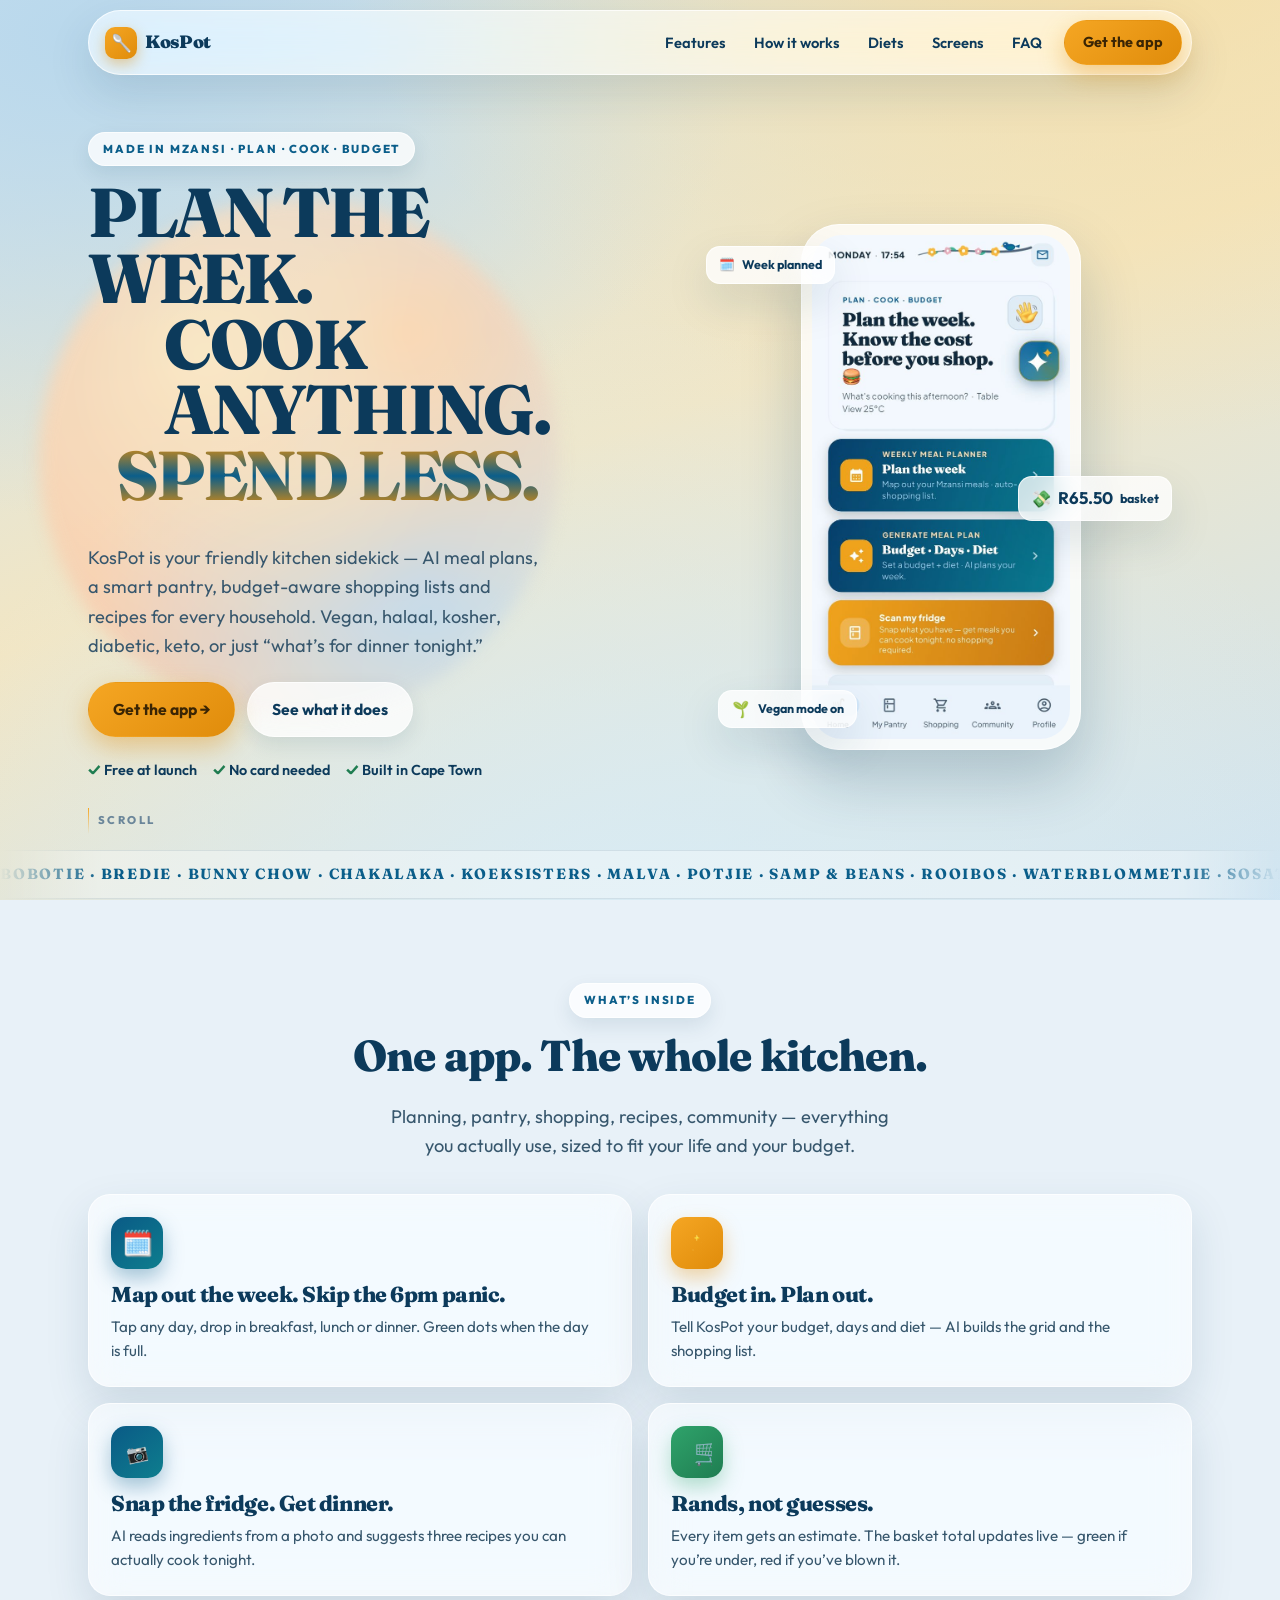
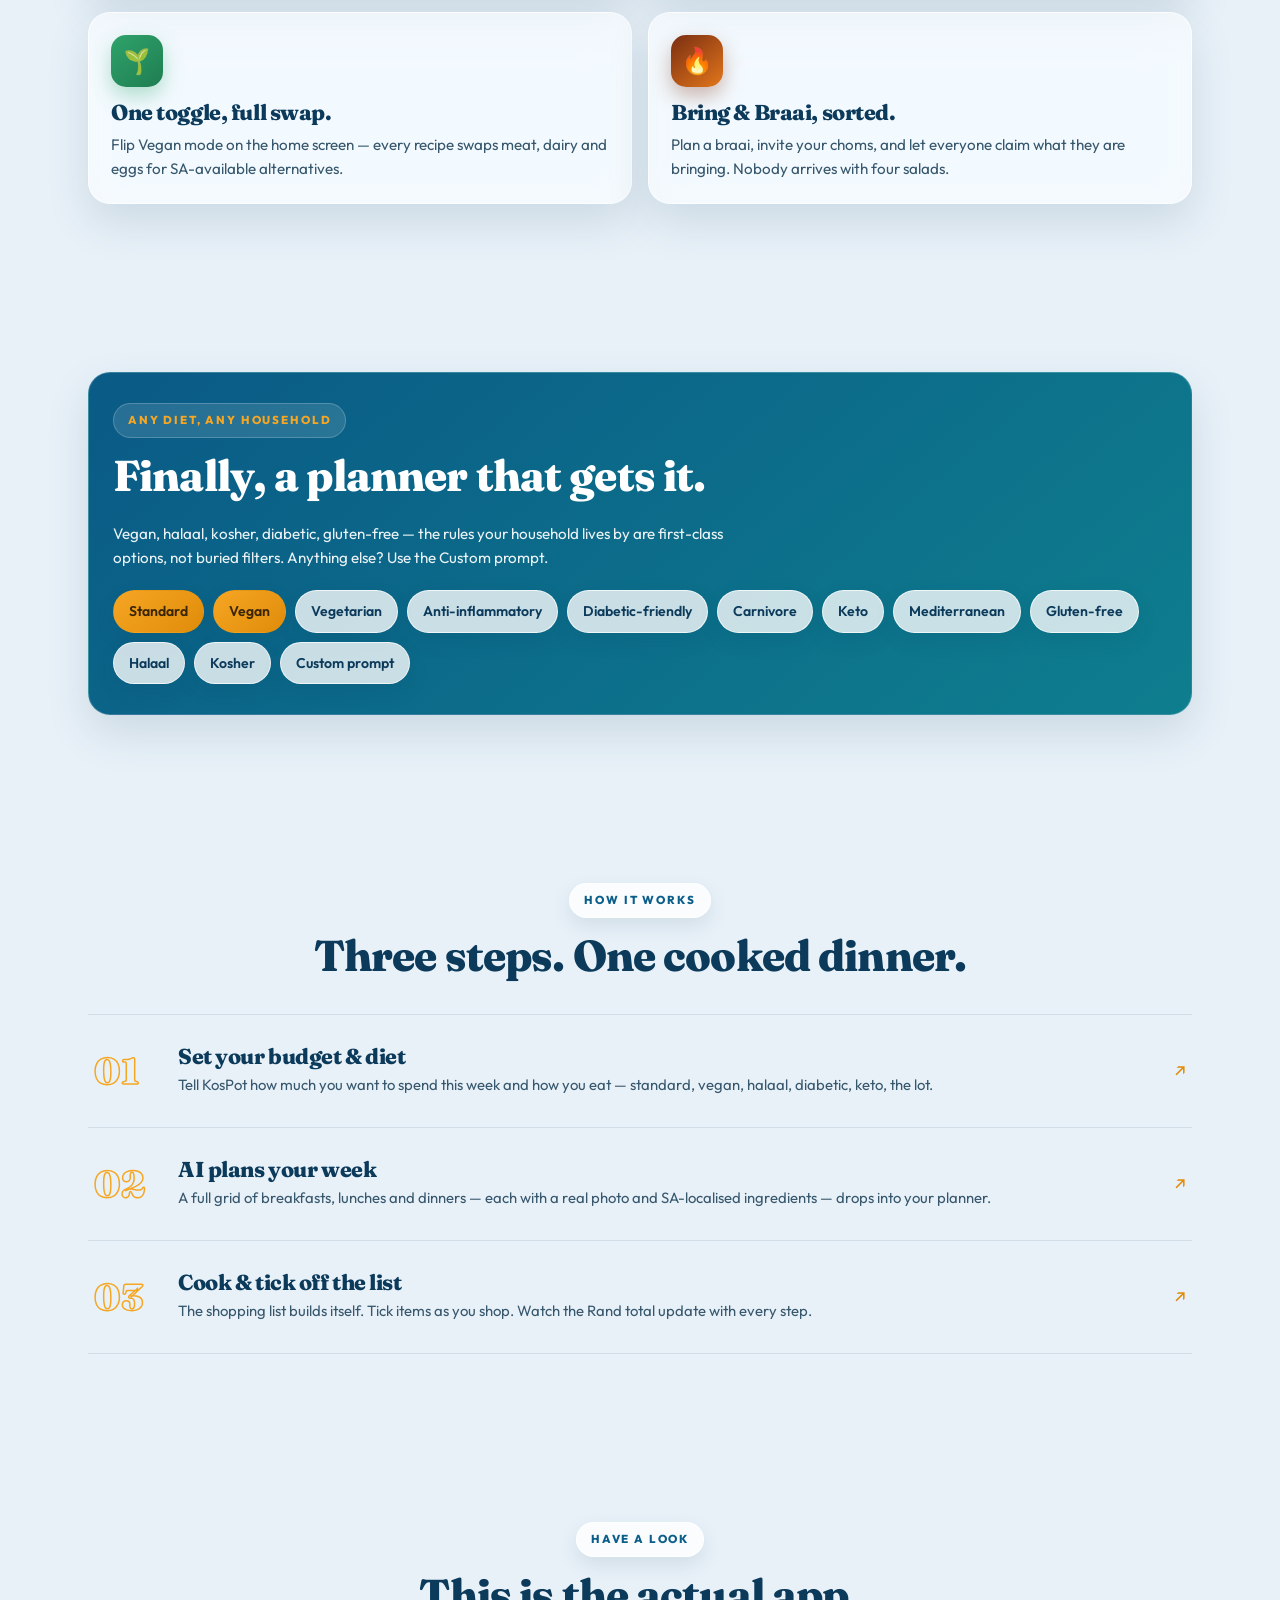
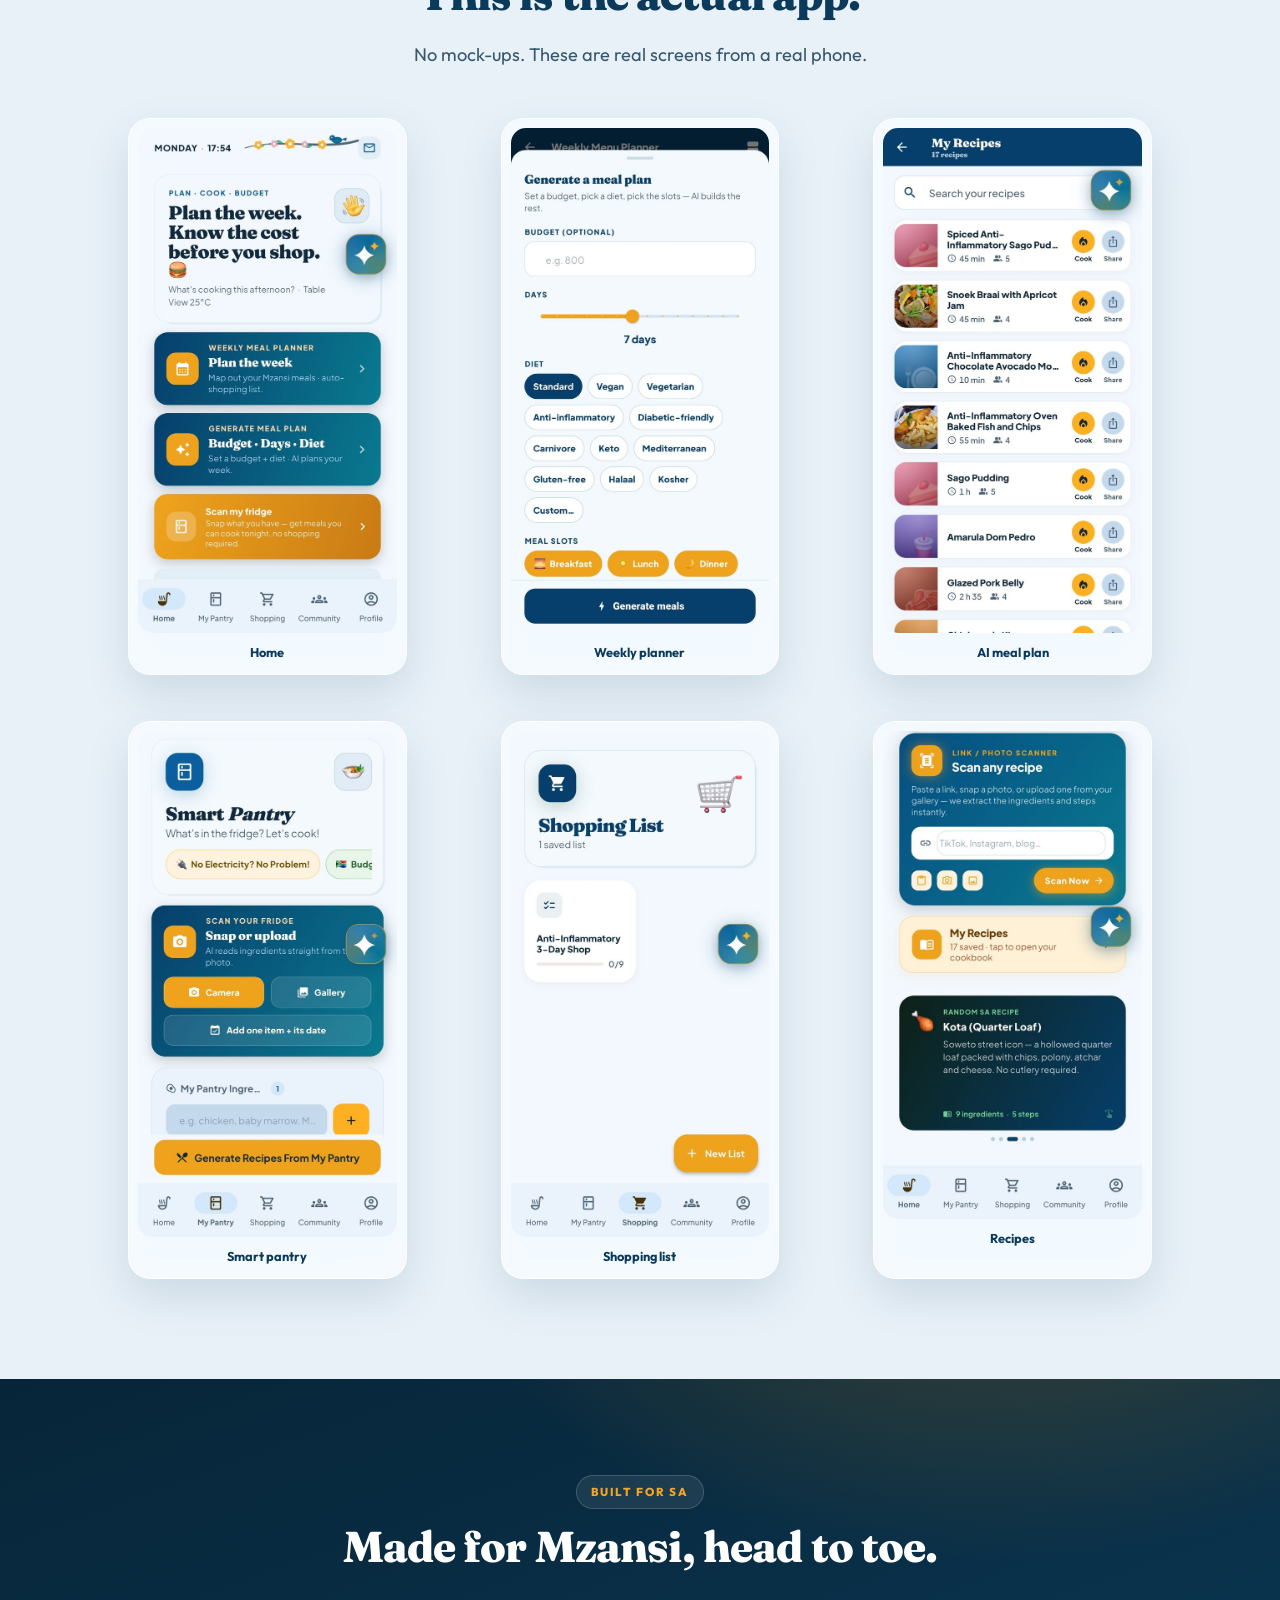
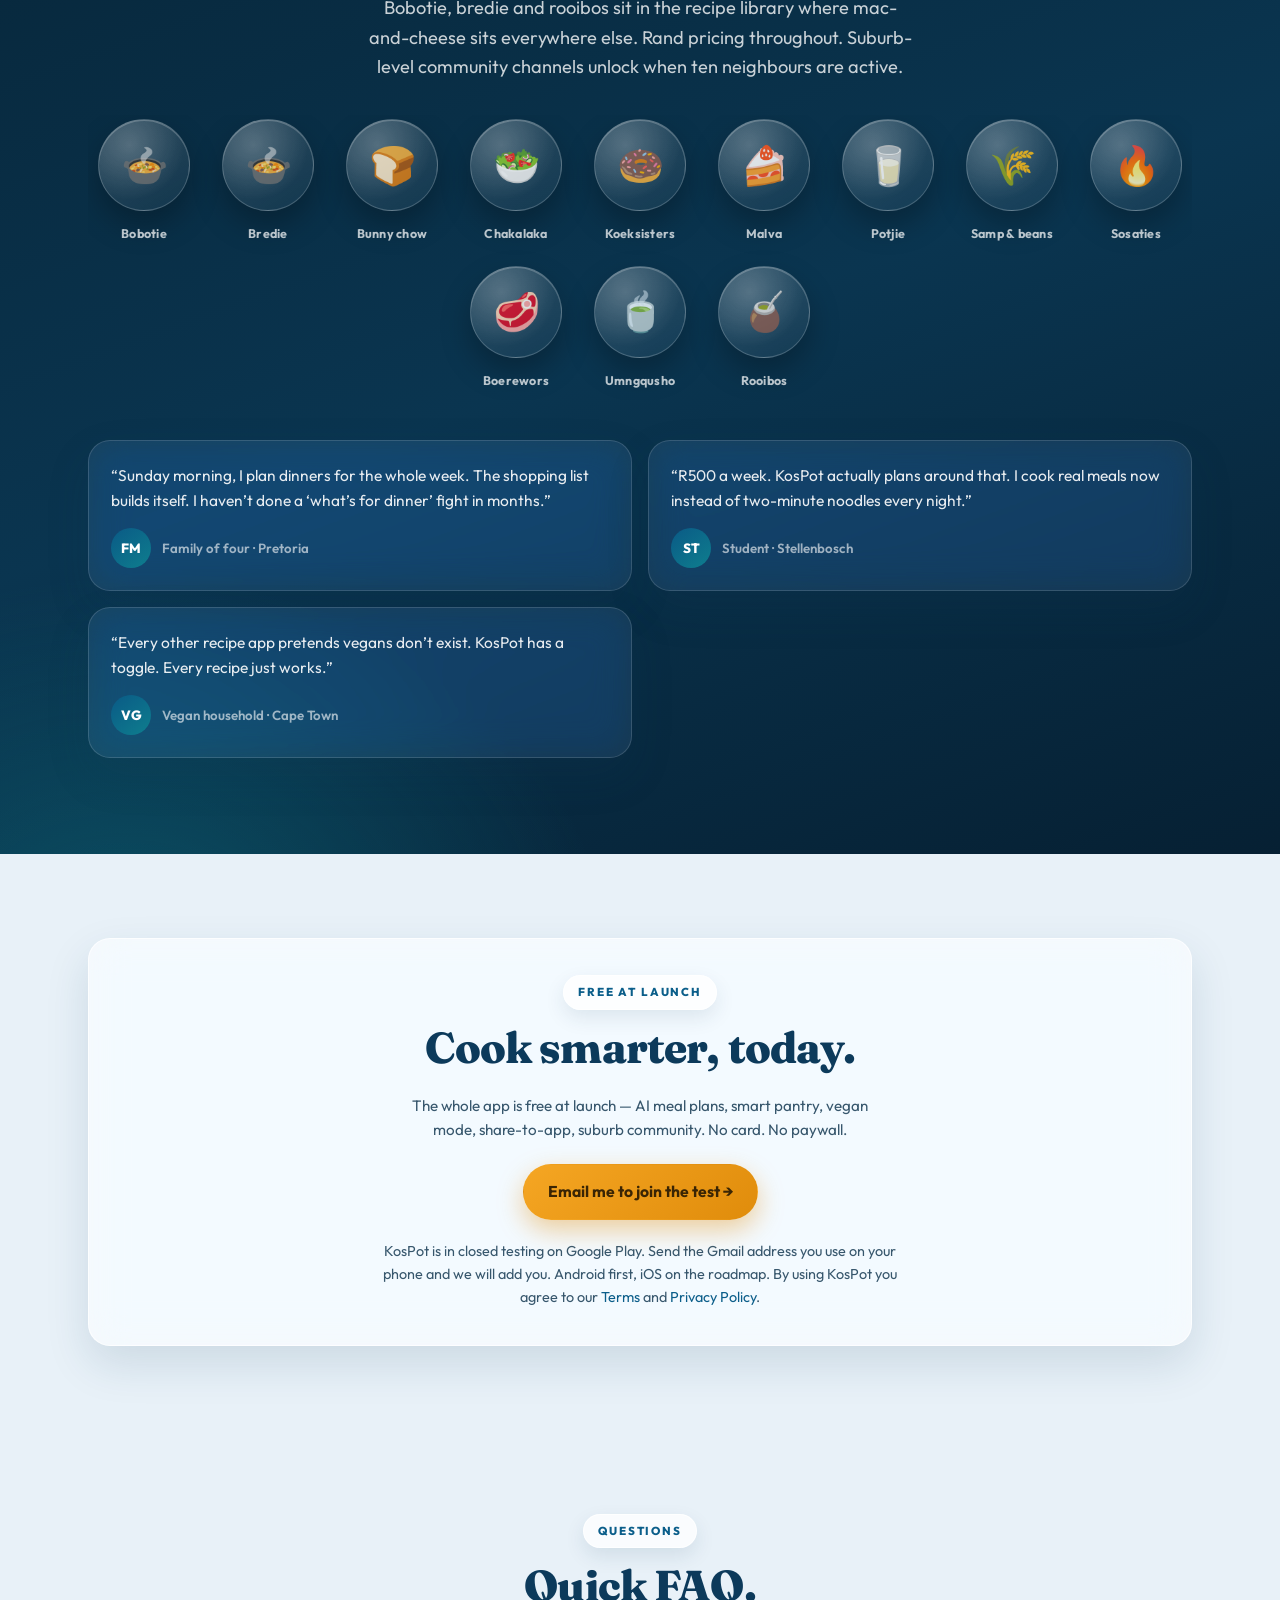
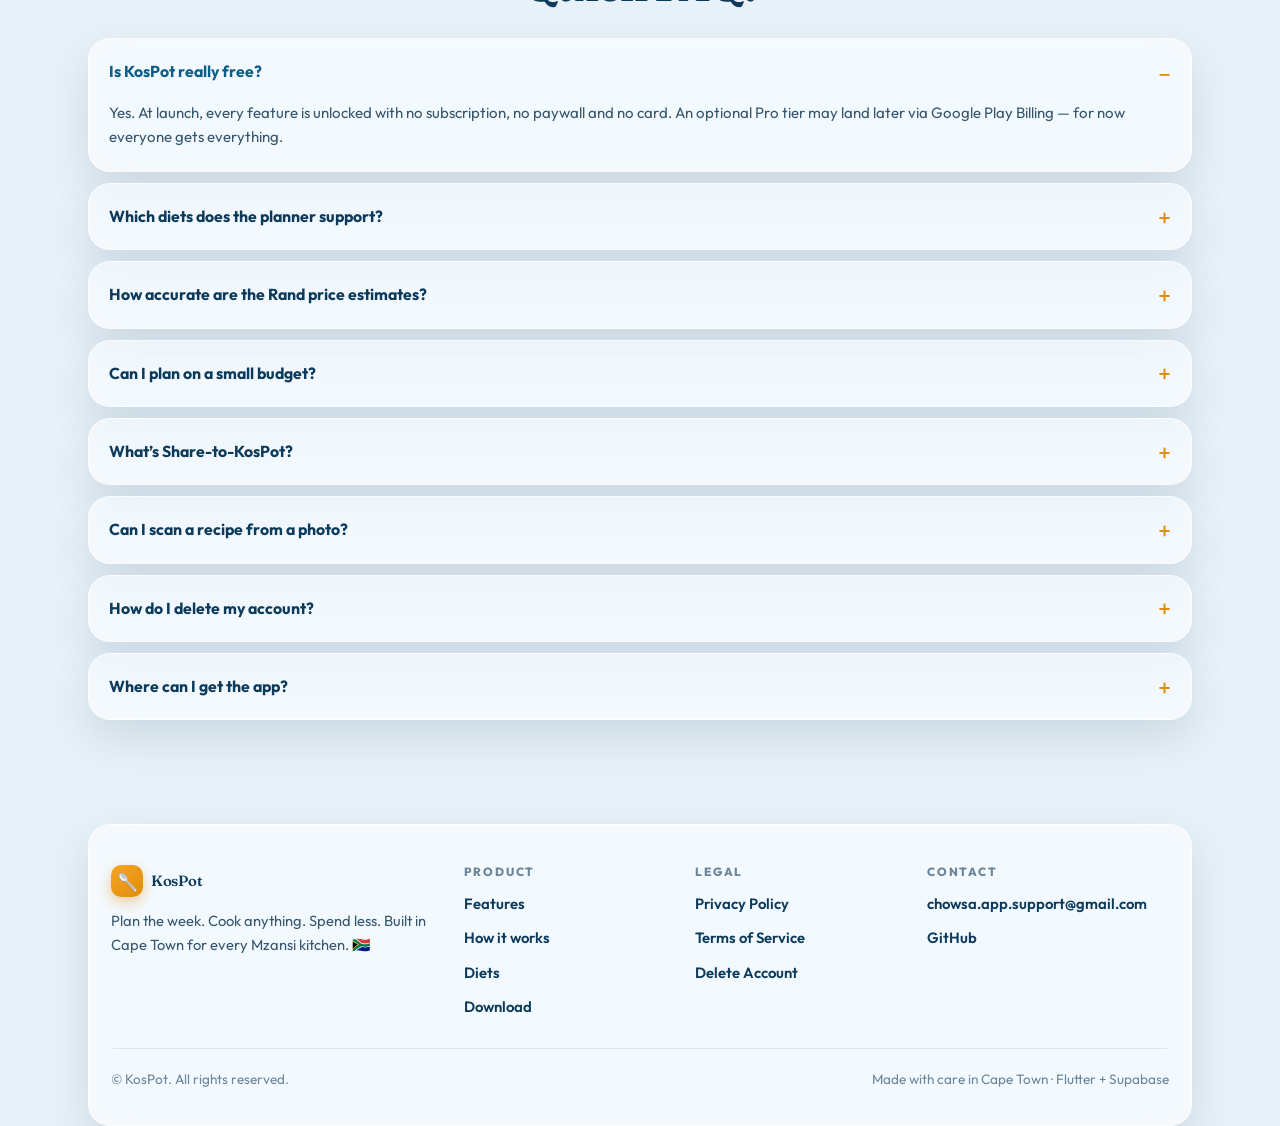
<file: index.html>
<!DOCTYPE html>
<html lang="en">
<head>
<meta charset="utf-8">
<meta name="viewport" content="width=device-width, initial-scale=1, viewport-fit=cover">
<title>KosPot — Plan the week. Cook anything. Spend less.</title>
<meta name="description" content="KosPot is a South African kitchen app: AI meal plans, a smart pantry, budget-aware shopping lists in Rands, and recipes for every household — vegan, halaal, kosher, diabetic, keto.">
<meta name="theme-color" content="#cfe4f2">
<link rel="canonical" href="https://sumaraijack.github.io/kospot-site/">

<meta property="og:type" content="website">
<meta property="og:title" content="KosPot — Plan the week. Cook anything. Spend less.">
<meta property="og:description" content="AI meal plans, smart pantry and Rand-accurate shopping lists. Built in Cape Town for every Mzansi kitchen.">
<meta property="og:url" content="https://sumaraijack.github.io/kospot-site/">
<meta property="og:image" content="https://sumaraijack.github.io/kospot-site/assets/screens/home.jpg">
<meta name="twitter:card" content="summary_large_image">

<link rel="preconnect" href="https://fonts.googleapis.com">
<link rel="preconnect" href="https://fonts.gstatic.com" crossorigin>
<link href="https://fonts.googleapis.com/css2?family=Fraunces:opsz,wght@9..144,700;9..144,800;9..144,900&family=Outfit:wght@400;500;600;700;800&display=swap" rel="stylesheet">
<link rel="stylesheet" href="assets/css/kospot.css">
</head>
<body>
<div class="progress" aria-hidden="true"></div>

<!-- ── Nav ───────────────────────────────────────────────────────────────── -->
<nav class="nav">
  <div class="wrap">
    <div class="nav-inner glass">
      <a class="brand" href="#top">
        <span class="brand-mark" aria-hidden="true">🥄</span> KosPot
      </a>
      <div class="nav-links">
        <a href="#features">Features</a>
        <a href="#how">How it works</a>
        <a href="#diets">Diets</a>
        <a href="#screens">Screens</a>
        <a href="#faq">FAQ</a>
      </div>
      <a class="btn btn-primary btn-sm" href="#download">Get the app</a>
    </div>
  </div>
</nav>

<!-- ── Hero ──────────────────────────────────────────────────────────────── -->
<header class="hero" id="top">
  <div class="wrap">
    <div class="hero-grid">
      <div class="orb-wrap">
        <div class="orb" aria-hidden="true"></div>
        <span class="eyebrow">Made in Mzansi · Plan · Cook · Budget</span>
        <h1 class="kinetic">
          <span class="l1">Plan the week.</span>
          <span class="l2">Cook anything.</span>
          <span class="l3 accent">Spend less.</span>
        </h1>
        <p class="lede">
          KosPot is your friendly kitchen sidekick — AI meal plans, a smart
          pantry, budget-aware shopping lists and recipes for every household.
          Vegan, halaal, kosher, diabetic, keto, or just “what’s for dinner
          tonight.”
        </p>
        <div class="btn-row" style="margin-top:22px">
          <a class="btn btn-primary" href="#download">Get the app →</a>
          <a class="btn btn-ghost" href="#features">See what it does</a>
        </div>
        <ul class="ticks">
          <li>Free at launch</li>
          <li>No card needed</li>
          <li>Built in Cape Town</li>
        </ul>
        <div class="scroll-cue"><i aria-hidden="true"></i> Scroll</div>
      </div>

      <div class="phone">
        <img src="assets/screens/home.jpg" width="1024" height="2048"
             alt="The KosPot home screen showing the weekly meal planner, budget planner and fridge scanner.">
        <div class="float float-1"><span aria-hidden="true">🗓️</span> Week planned</div>
        <div class="float float-2"><span aria-hidden="true"><span class="e-static">💸</span><img class="e-anim" src="assets/emoji/1f4b8.webp" alt="" width="96" height="96" decoding="async"></span> <b>R65.50</b> basket</div>
        <div class="float float-3"><span aria-hidden="true"><span class="e-static">🌱</span><img class="e-anim" src="assets/emoji/1f331.webp" alt="" width="96" height="96" decoding="async"></span> Vegan mode on</div>
      </div>
    </div>
  </div>
</header>

<div class="marquee" aria-hidden="true">
  <div class="marquee-track">
    <span>Bobotie · Bredie · Bunny chow · Chakalaka · Koeksisters · Malva · Potjie · Samp &amp; beans · Rooibos · Waterblommetjie · Sosaties · Boerewors ·</span>
    <span>Bobotie · Bredie · Bunny chow · Chakalaka · Koeksisters · Malva · Potjie · Samp &amp; beans · Rooibos · Waterblommetjie · Sosaties · Boerewors ·</span>
  </div>
</div>

<!-- ── Features ──────────────────────────────────────────────────────────── -->
<section id="features">
  <div class="wrap">
    <div class="center">
      <span class="eyebrow">What’s inside</span>
      <h2>One app. The whole kitchen.</h2>
      <p class="lede">
        Planning, pantry, shopping, recipes, community — everything you
        actually use, sized to fit your life and your budget.
      </p>
    </div>

    <div class="grid grid-3" style="margin-top:34px">
      <article class="reveal card glass">
        <div class="tile tile-blue" aria-hidden="true">🗓️</div>
        <h3>Map out the week. Skip the 6pm panic.</h3>
        <p>Tap any day, drop in breakfast, lunch or dinner. Green dots when the day is full.</p>
      </article>

      <article class="reveal card glass">
        <div class="tile" aria-hidden="true"><span class="e-static">✨</span><img class="e-anim" src="assets/emoji/2728.webp" alt="" width="96" height="96" loading="lazy" decoding="async"></div>
        <h3>Budget in. Plan out.</h3>
        <p>Tell KosPot your budget, days and diet — AI builds the grid and the shopping list.</p>
      </article>

      <article class="reveal card glass">
        <div class="tile tile-blue" aria-hidden="true"><span class="e-static">📷</span><img class="e-anim" src="assets/emoji/1f4f7.webp" alt="" width="96" height="96" loading="lazy" decoding="async"></div>
        <h3>Snap the fridge. Get dinner.</h3>
        <p>AI reads ingredients from a photo and suggests three recipes you can actually cook tonight.</p>
      </article>

      <article class="reveal card glass">
        <div class="tile tile-green" aria-hidden="true"><span class="e-static">🛒</span><img class="e-anim" src="assets/emoji/1f6d2.webp" alt="" width="96" height="96" loading="lazy" decoding="async"></div>
        <h3>Rands, not guesses.</h3>
        <p>Every item gets an estimate. The basket total updates live — green if you’re under, red if you’ve blown it.</p>
      </article>

      <article class="reveal card glass">
        <div class="tile tile-green" aria-hidden="true"><span class="e-static">🌱</span><img class="e-anim" src="assets/emoji/1f331.webp" alt="" width="96" height="96" loading="lazy" decoding="async"></div>
        <h3>One toggle, full swap.</h3>
        <p>Flip Vegan mode on the home screen — every recipe swaps meat, dairy and eggs for SA-available alternatives.</p>
      </article>

      <article class="reveal card glass">
        <div class="tile tile-ember" aria-hidden="true"><span class="e-static">🔥</span><img class="e-anim" src="assets/emoji/1f525.webp" alt="" width="96" height="96" loading="lazy" decoding="async"></div>
        <h3>Bring &amp; Braai, sorted.</h3>
        <p>Plan a braai, invite your choms, and let everyone claim what they are bringing. Nobody arrives with four salads.</p>
      </article>
    </div>
  </div>
</section>

<!-- ── Diets ─────────────────────────────────────────────────────────────── -->
<section id="diets">
  <div class="wrap">
    <div class="reveal card glass card-petrol" style="padding:30px 24px">
      <span class="eyebrow">Any diet, any household</span>
      <h2>Finally, a planner that gets it.</h2>
      <p style="max-width:62ch">
        Vegan, halaal, kosher, diabetic, gluten-free — the rules your household
        lives by are first-class options, not buried filters. Anything else?
        Use the Custom prompt.
      </p>
      <ul class="chips" style="margin-top:20px">
        <li class="hot">Standard</li>
        <li class="hot">Vegan</li>
        <li>Vegetarian</li>
        <li>Anti-inflammatory</li>
        <li>Diabetic-friendly</li>
        <li>Carnivore</li>
        <li>Keto</li>
        <li>Mediterranean</li>
        <li>Gluten-free</li>
        <li>Halaal</li>
        <li>Kosher</li>
        <li>Custom prompt</li>
      </ul>
    </div>
  </div>
</section>

<!-- ── How ───────────────────────────────────────────────────────────────── -->
<section id="how">
  <div class="wrap">
    <div class="center">
      <span class="eyebrow">How it works</span>
      <h2>Three steps. One cooked dinner.</h2>
    </div>

    <div class="index" style="margin-top:34px">
      <div class="index-row reveal">
        <div class="index-no">01</div>
        <div>
          <h3>Set your budget &amp; diet</h3>
          <p>Tell KosPot how much you want to spend this week and how you eat — standard, vegan, halaal, diabetic, keto, the lot.</p>
        </div>
        <div class="index-arrow" aria-hidden="true">↗</div>
      </div>
      <div class="index-row reveal">
        <div class="index-no">02</div>
        <div>
          <h3>AI plans your week</h3>
          <p>A full grid of breakfasts, lunches and dinners — each with a real photo and SA-localised ingredients — drops into your planner.</p>
        </div>
        <div class="index-arrow" aria-hidden="true">↗</div>
      </div>
      <div class="index-row reveal">
        <div class="index-no">03</div>
        <div>
          <h3>Cook &amp; tick off the list</h3>
          <p>The shopping list builds itself. Tick items as you shop. Watch the Rand total update with every step.</p>
        </div>
        <div class="index-arrow" aria-hidden="true">↗</div>
      </div>
    </div>
  </div>
</section>

<!-- ── Screens ───────────────────────────────────────────────────────────── -->
<section id="screens">
  <div class="wrap">
    <div class="center">
      <span class="eyebrow">Have a look</span>
      <h2>This is the actual app.</h2>
      <p class="lede">No mock-ups. These are real screens from a real phone.</p>
    </div>

    <div class="shots" style="margin-top:32px">
      <figure class="reveal shot glass">
        <img src="assets/screens/home.jpg" loading="lazy" width="1024" height="2048" alt="KosPot home screen.">
        <figcaption>Home</figcaption>
      </figure>
      <figure class="reveal shot glass">
        <img src="assets/screens/planner.jpg" loading="lazy" width="1024" height="2048" alt="The weekly meal planner grid.">
        <figcaption>Weekly planner</figcaption>
      </figure>
      <figure class="reveal shot glass">
        <img src="assets/screens/ai-plan.jpg" loading="lazy" width="1024" height="2048" alt="Setting a budget, number of days and diet for an AI meal plan.">
        <figcaption>AI meal plan</figcaption>
      </figure>
      <figure class="reveal shot glass">
        <img src="assets/screens/pantry.jpg" loading="lazy" width="1024" height="2048" alt="The smart pantry with the fridge scanner.">
        <figcaption>Smart pantry</figcaption>
      </figure>
      <figure class="reveal shot glass">
        <img src="assets/screens/shopping.jpg" loading="lazy" width="1024" height="2048" alt="A shopping list with live Rand totals.">
        <figcaption>Shopping list</figcaption>
      </figure>
      <figure class="reveal shot glass">
        <img src="assets/screens/recipe.jpg" loading="lazy" width="1024" height="2048" alt="A recipe card with ingredients and steps.">
        <figcaption>Recipes</figcaption>
      </figure>
    </div>
  </div>
</section>

<!-- ── Local ─────────────────────────────────────────────────────────────── -->
<section id="local" style="padding:0">
  <div class="band-dark">
    <div class="wrap">
      <div class="center">
        <span class="eyebrow">Built for SA</span>
        <h2>Made for Mzansi, head to toe.</h2>
        <p class="lede">
          Bobotie, bredie and rooibos sit in the recipe library where
          mac-and-cheese sits everywhere else. Rand pricing throughout.
          Suburb-level community channels unlock when ten neighbours are active.
        </p>
      </div>

      <div class="medallions" style="margin-top:34px">
        <div class="medallion"><div class="disc" aria-hidden="true">&#127858;</div><span>Bobotie</span></div>
        <div class="medallion"><div class="disc" aria-hidden="true">&#127858;</div><span>Bredie</span></div>
        <div class="medallion"><div class="disc" aria-hidden="true">&#127838;</div><span>Bunny chow</span></div>
        <div class="medallion"><div class="disc" aria-hidden="true">&#129367;</div><span>Chakalaka</span></div>
        <div class="medallion"><div class="disc" aria-hidden="true">&#127849;</div><span>Koeksisters</span></div>
        <div class="medallion"><div class="disc" aria-hidden="true">&#127856;</div><span>Malva</span></div>
        <div class="medallion"><div class="disc" aria-hidden="true">&#129371;</div><span>Potjie</span></div>
        <div class="medallion"><div class="disc" aria-hidden="true">&#127806;</div><span>Samp &amp; beans</span></div>
        <div class="medallion"><div class="disc" aria-hidden="true">&#128293;</div><span>Sosaties</span></div>
        <div class="medallion"><div class="disc" aria-hidden="true">&#129385;</div><span>Boerewors</span></div>
        <div class="medallion"><div class="disc" aria-hidden="true">&#127861;</div><span>Umngqusho</span></div>
        <div class="medallion"><div class="disc" aria-hidden="true">&#129481;</div><span>Rooibos</span></div>
      </div>

      <div class="grid grid-3" style="margin-top:40px">
        <article class="reveal quote glass">
          <p>&#8220;Sunday morning, I plan dinners for the whole week. The shopping list builds itself. I haven&#8217;t done a &#8216;what&#8217;s for dinner&#8217; fight in months.&#8221;</p>
          <div class="who"><div class="av">FM</div><span>Family of four &#183; Pretoria</span></div>
        </article>
        <article class="reveal quote glass">
          <p>&#8220;R500 a week. KosPot actually plans around that. I cook real meals now instead of two-minute noodles every night.&#8221;</p>
          <div class="who"><div class="av">ST</div><span>Student &#183; Stellenbosch</span></div>
        </article>
        <article class="reveal quote glass">
          <p>&#8220;Every other recipe app pretends vegans don&#8217;t exist. KosPot has a toggle. Every recipe just works.&#8221;</p>
          <div class="who"><div class="av">VG</div><span>Vegan household &#183; Cape Town</span></div>
        </article>
      </div>
    </div>
  </div>
</section>

<!-- ── Download ──────────────────────────────────────────────────────────── -->
<section id="download">
  <div class="wrap">
    <div class="reveal card glass center" style="padding:36px 22px">
      <span class="eyebrow">Free at launch</span>
      <h2>Cook smarter, today.</h2>
      <p class="lede">
        The whole app is free at launch — AI meal plans, smart pantry, vegan
        mode, share-to-app, suburb community. No card. No paywall.
      </p>
      <div class="btn-row" style="margin-top:22px">
        <a class="btn btn-primary"
           href="mailto:chowsa.app.support@gmail.com?subject=KosPot%20tester&amp;body=Hi%2C%20I%27d%20like%20to%20test%20KosPot.%0A%0AThe%20Gmail%20address%20I%20use%20on%20my%20phone%20is%3A%20">
          Email me to join the test →
        </a>
      </div>
      <p style="margin-top:20px;font-size:0.9rem;max-width:58ch;margin-inline:auto">
        KosPot is in closed testing on Google Play. Send the Gmail address you
        use on your phone and we will add you. Android first, iOS on the
        roadmap. By using KosPot you agree to our
        <a href="terms.html">Terms</a> and
        <a href="privacy.html">Privacy Policy</a>.
      </p>
    </div>
  </div>
</section>

<!-- ── FAQ ───────────────────────────────────────────────────────────────── -->
<section id="faq">
  <div class="wrap">
    <div class="center">
      <span class="eyebrow">Questions</span>
      <h2>Quick FAQ.</h2>
    </div>

    <div class="faq" style="margin-top:28px">
      <details class="reveal glass" open>
        <summary>Is KosPot really free?</summary>
        <p>Yes. At launch, every feature is unlocked with no subscription, no paywall and no card. An optional Pro tier may land later via Google Play Billing — for now everyone gets everything.</p>
      </details>
      <details class="reveal glass">
        <summary>Which diets does the planner support?</summary>
        <p>Standard, Vegan, Vegetarian, Anti-inflammatory, Diabetic-friendly, Carnivore, Keto, Mediterranean, Gluten-free, Halaal and Kosher, plus a Custom prompt for anything else — allergies, religious rules, fasting windows.</p>
      </details>
      <details class="reveal glass">
        <summary>How accurate are the Rand price estimates?</summary>
        <p>Each item has an estimated range based on common SA retailers, refreshed weekly from the Shoprite, Checkers and Pick n Pay specials for your own province. The optional “paid R__” capture lets you log what you actually paid, so KosPot learns your real local prices.</p>
      </details>
      <details class="reveal glass">
        <summary>Can I plan on a small budget?</summary>
        <p>Yes. Set any budget from a few hundred Rand and any number of days from 1 to 14. The plan and shopping list scale to fit.</p>
      </details>
      <details class="reveal glass">
        <summary>What’s Share-to-KosPot?</summary>
        <p>Tap “Share” on a recipe link in Instagram, TikTok, YouTube or your browser and pick KosPot from the share sheet. We read the recipe and add the ingredients to your library.</p>
      </details>
      <details class="reveal glass">
        <summary>Can I scan a recipe from a photo?</summary>
        <p>Yes. Paste a link from TikTok, Instagram or any blog, or photograph a printed or handwritten page — KosPot pulls out the ingredients and the method and saves it as a clean card.</p>
      </details>
      <details class="reveal glass">
        <summary>How do I delete my account?</summary>
        <p>Settings → Privacy &amp; Data → Delete account. Everything tied to you is wiped within 7 days, per POPIA. Full steps are on the <a href="delete-account.html">delete account page</a>.</p>
      </details>
      <details class="reveal glass">
        <summary>Where can I get the app?</summary>
        <p>Android via Google Play, launching soon. iOS is on the roadmap.</p>
      </details>
    </div>
  </div>
</section>

<!-- ── Footer ────────────────────────────────────────────────────────────── -->
<footer class="wrap">
  <div class="foot glass" style="padding-inline:22px">
    <div class="foot-grid">
      <div>
        <a class="brand" href="#top"><span class="brand-mark" aria-hidden="true">🥄</span> KosPot</a>
        <p style="margin-top:12px;font-size:0.92rem;max-width:34ch">
          Plan the week. Cook anything. Spend less. Built in Cape Town for
          every Mzansi kitchen. 🇿🇦
        </p>
      </div>
      <div>
        <h4>Product</h4>
        <ul>
          <li><a href="#features">Features</a></li>
          <li><a href="#how">How it works</a></li>
          <li><a href="#diets">Diets</a></li>
          <li><a href="#download">Download</a></li>
        </ul>
      </div>
      <div>
        <h4>Legal</h4>
        <ul>
          <li><a href="privacy.html">Privacy Policy</a></li>
          <li><a href="terms.html">Terms of Service</a></li>
          <li><a href="delete-account.html">Delete Account</a></li>
        </ul>
      </div>
      <div>
        <h4>Contact</h4>
        <ul>
          <li><a href="mailto:chowsa.app.support@gmail.com">chowsa.app.support@gmail.com</a></li>
          <li><a href="https://github.com/SumaraiJack" rel="noopener">GitHub</a></li>
        </ul>
      </div>
    </div>
    <div class="foot-base">
      <span>© KosPot. All rights reserved.</span>
      <span>Made with care in Cape Town · Flutter + Supabase</span>
    </div>
  </div>
</footer>

<script src="assets/js/kospot.js" defer></script>
</body>
</html>
</file>
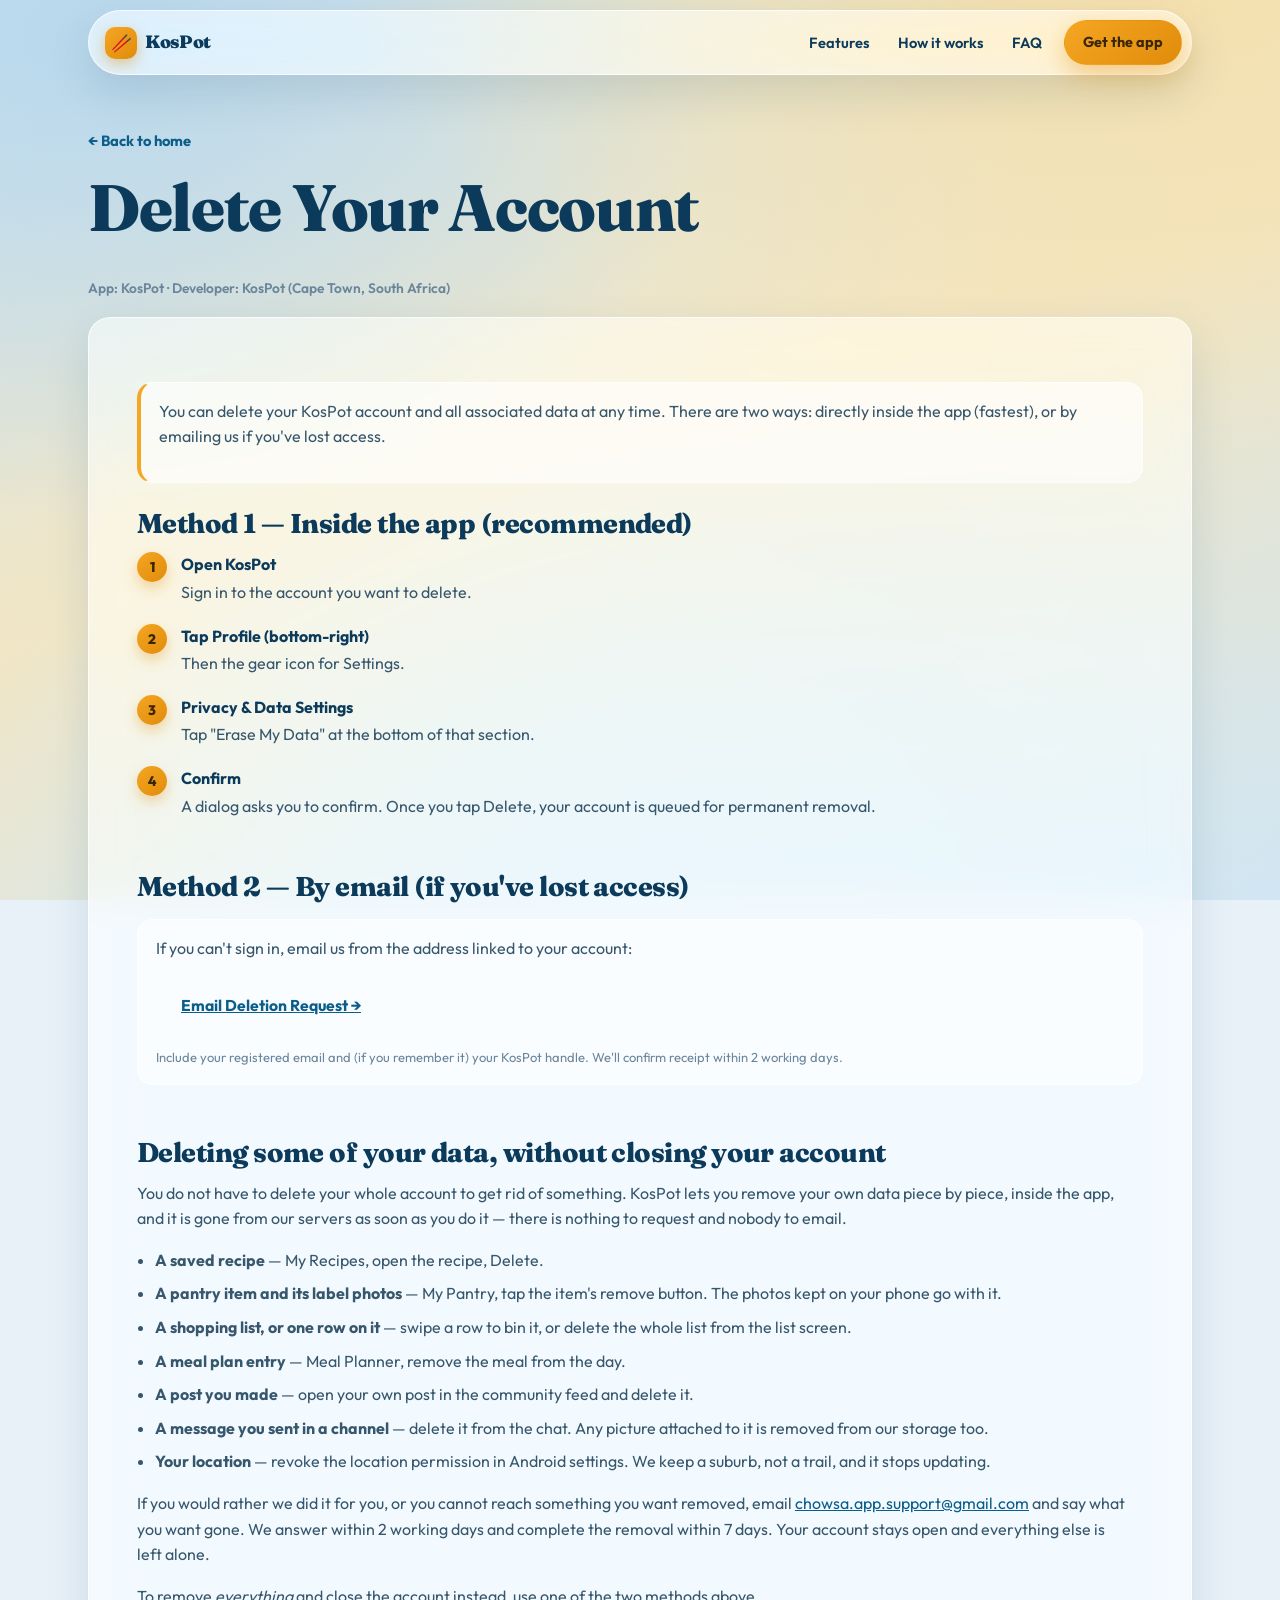
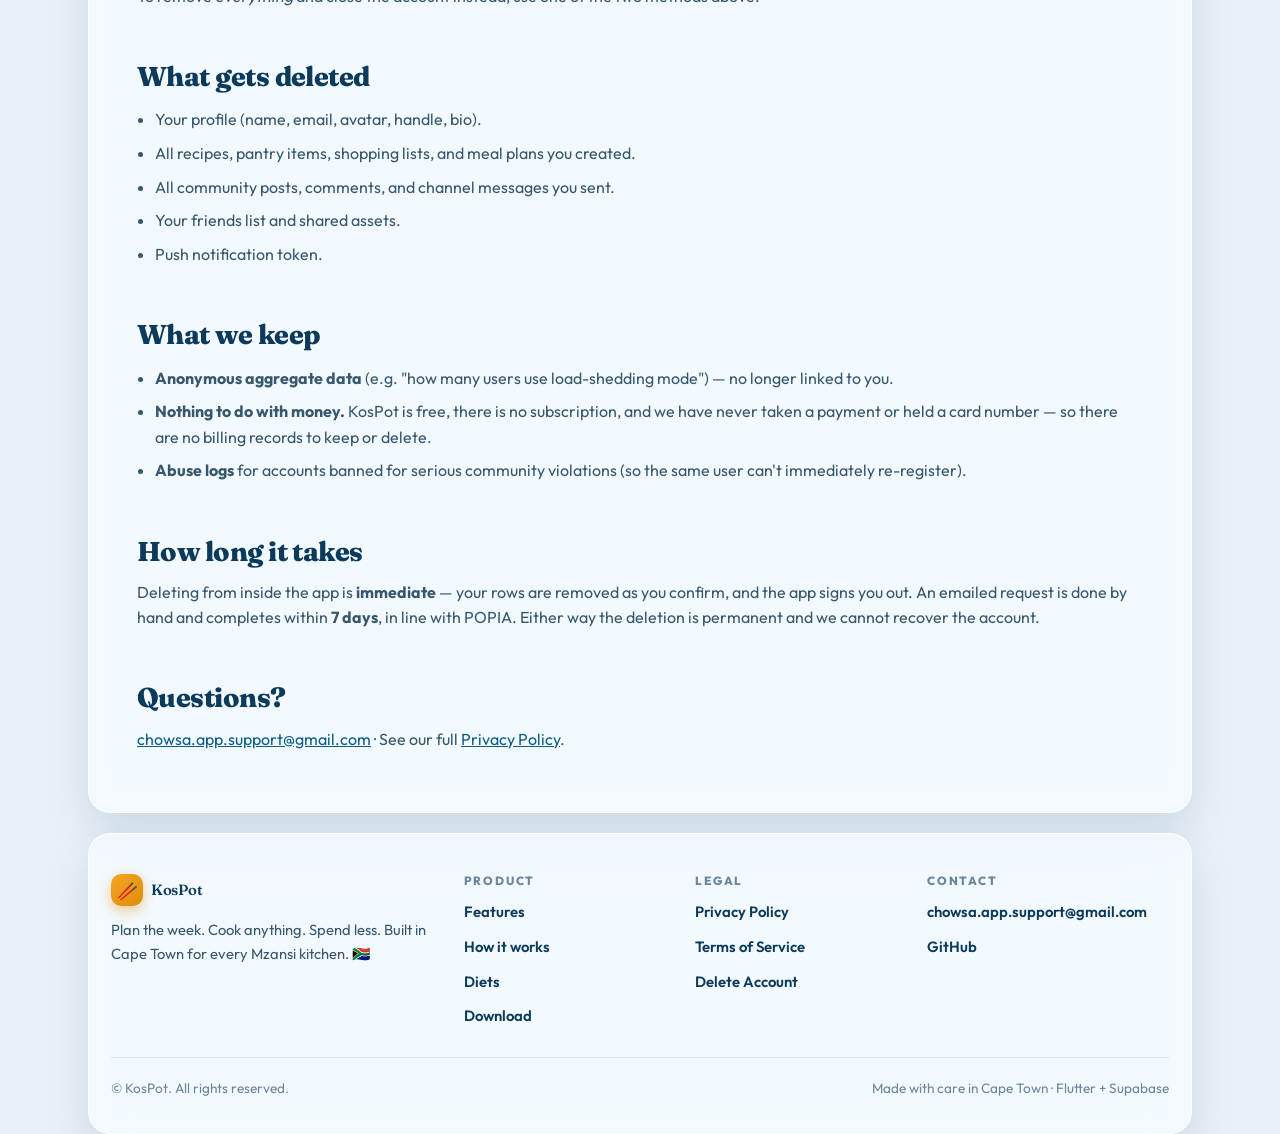
<file: delete-account.html>
<!DOCTYPE html>
<html lang="en">
<head>
<meta charset="utf-8">
<meta name="viewport" content="width=device-width, initial-scale=1, viewport-fit=cover">
<title>Delete Your Account — KosPot</title>
<meta name="description" content="How to delete your KosPot account and everything tied to it.">
<meta name="theme-color" content="#cfe4f2">
<link rel="preconnect" href="https://fonts.googleapis.com">
<link rel="preconnect" href="https://fonts.gstatic.com" crossorigin>
<link href="https://fonts.googleapis.com/css2?family=Fraunces:opsz,wght@9..144,700;9..144,800;9..144,900&family=Outfit:wght@400;500;600;700;800&display=swap" rel="stylesheet">
<link rel="stylesheet" href="assets/css/kospot.css">
</head>
<body>
<div class="progress" aria-hidden="true"></div>

<nav class="nav">
  <div class="wrap">
    <div class="nav-inner glass">
      <a class="brand" href="index.html">
        <span class="brand-mark" aria-hidden="true">&#129378;</span> KosPot
      </a>
      <div class="nav-links">
        <a href="index.html#features">Features</a>
        <a href="index.html#how">How it works</a>
        <a href="index.html#faq">FAQ</a>
      </div>
      <a class="btn btn-primary btn-sm" href="index.html#download">Get the app</a>
    </div>
  </div>
</nav>

<main class="doc">
  <div class="wrap">
    <a class="back-link" href="index.html">&#8592; Back to home</a>
    <h1>Delete Your Account</h1>
    <p class="updated">App: KosPot · Developer: KosPot (Cape Town, South Africa)</p>
    <div class="doc-card glass" style="margin-top:18px">
      <div class="note">
      <p>You can delete your KosPot account and all associated data at any time. There are two ways: directly inside the app (fastest), or by emailing us if you've lost access.</p>
      </div>
      <h2>Method 1 — Inside the app (recommended)</h2>
      <div class="step">
      <div class="step-num">1</div>
      <div class="step-text">
      <strong>Open KosPot</strong>
      Sign in to the account you want to delete.
      </div>
      </div>
      <div class="step">
      <div class="step-num">2</div>
      <div class="step-text">
      <strong>Tap Profile (bottom-right)</strong>
      Then the gear icon for Settings.
      </div>
      </div>
      <div class="step">
      <div class="step-num">3</div>
      <div class="step-text">
      <strong>Privacy & Data Settings</strong>
      Tap "Erase My Data" at the bottom of that section.
      </div>
      </div>
      <div class="step">
      <div class="step-num">4</div>
      <div class="step-text">
      <strong>Confirm</strong>
      A dialog asks you to confirm. Once you tap Delete, your account is queued for permanent removal.
      </div>
      </div>
      <h2>Method 2 — By email (if you've lost access)</h2>
      <div class="req-form">
      <p>If you can't sign in, email us from the address linked to your account:</p>
      <a href="mailto:chowsa.app.support@gmail.com?subject=Account%20Deletion%20Request&body=Please%20delete%20my%20KosPot%20account.%0A%0AAccount%20email%3A%20%0AHandle%20(if%20known)%3A%20%0AReason%20(optional)%3A%20" class="btn">Email Deletion Request →</a>
      <p style="margin-top:14px;font-size:13px;color:var(--muted);">Include your registered email and (if you remember it) your KosPot handle. We'll confirm receipt within 2 working days.</p>
      </div>
      <h2 id="your-data">Deleting some of your data, without closing your account</h2>
      <p>You do not have to delete your whole account to get rid of something. KosPot
      lets you remove your own data piece by piece, inside the app, and it is gone
      from our servers as soon as you do it — there is nothing to request and
      nobody to email.</p>
      <ul>
      <li><strong>A saved recipe</strong> — My Recipes, open the recipe, Delete.</li>
      <li><strong>A pantry item and its label photos</strong> — My Pantry, tap the item's remove button. The photos kept on your phone go with it.</li>
      <li><strong>A shopping list, or one row on it</strong> — swipe a row to bin it, or delete the whole list from the list screen.</li>
      <li><strong>A meal plan entry</strong> — Meal Planner, remove the meal from the day.</li>
      <li><strong>A post you made</strong> — open your own post in the community feed and delete it.</li>
      <li><strong>A message you sent in a channel</strong> — delete it from the chat. Any picture attached to it is removed from our storage too.</li>
      <li><strong>Your location</strong> — revoke the location permission in Android settings. We keep a suburb, not a trail, and it stops updating.</li>
      </ul>
      <p>If you would rather we did it for you, or you cannot reach something you
      want removed, email
      <a href="mailto:chowsa.app.support@gmail.com?subject=Data%20Deletion%20Request&amp;body=Please%20delete%20the%20following%20KosPot%20data.%0A%0AAccount%20email%3A%20%0AWhat%20to%20delete%3A%20">chowsa.app.support@gmail.com</a>
      and say what you want gone. We answer within 2 working days and complete the
      removal within 7 days. Your account stays open and everything else is left
      alone.</p>
      <p>To remove <em>everything</em> and close the account instead, use one of the
      two methods above.</p>
      <h2>What gets deleted</h2>
      <ul>
      <li>Your profile (name, email, avatar, handle, bio).</li>
      <li>All recipes, pantry items, shopping lists, and meal plans you created.</li>
      <li>All community posts, comments, and channel messages you sent.</li>
      <li>Your friends list and shared assets.</li>
      <li>Push notification token.</li>
      </ul>
      <h2>What we keep</h2>
      <ul>
      <li><strong>Anonymous aggregate data</strong> (e.g. "how many users use load-shedding mode") — no longer linked to you.</li>
      <li><strong>Nothing to do with money.</strong> KosPot is free, there is no subscription, and we have never taken a payment or held a card number — so there are no billing records to keep or delete.</li>
      <li><strong>Abuse logs</strong> for accounts banned for serious community violations (so the same user can't immediately re-register).</li>
      </ul>
      <h2>How long it takes</h2>
      <p>Deleting from inside the app is <strong>immediate</strong> — your rows are removed as you confirm, and the app signs you out. An emailed request is done by hand and completes within <strong>7 days</strong>, in line with POPIA. Either way the deletion is permanent and we cannot recover the account.</p>
      <h2>Questions?</h2>
      <p><a href="mailto:chowsa.app.support@gmail.com">chowsa.app.support@gmail.com</a> · See our full <a href="privacy.html">Privacy Policy</a>.</p>
    </div>
  </div>
</main>

<footer class="wrap">
  <div class="foot glass" style="padding-inline:22px">
    <div class="foot-grid">
      <div>
        <a class="brand" href="index.html"><span class="brand-mark" aria-hidden="true">&#129378;</span> KosPot</a>
        <p style="margin-top:12px;font-size:0.92rem;max-width:34ch">
          Plan the week. Cook anything. Spend less. Built in Cape Town for
          every Mzansi kitchen. &#127487;&#127462;
        </p>
      </div>
      <div>
        <h4>Product</h4>
        <ul>
          <li><a href="index.html#features">Features</a></li>
          <li><a href="index.html#how">How it works</a></li>
          <li><a href="index.html#diets">Diets</a></li>
          <li><a href="index.html#download">Download</a></li>
        </ul>
      </div>
      <div>
        <h4>Legal</h4>
        <ul>
          <li><a href="privacy.html">Privacy Policy</a></li>
          <li><a href="terms.html">Terms of Service</a></li>
          <li><a href="delete-account.html">Delete Account</a></li>
        </ul>
      </div>
      <div>
        <h4>Contact</h4>
        <ul>
          <li><a href="mailto:chowsa.app.support@gmail.com">chowsa.app.support@gmail.com</a></li>
          <li><a href="https://github.com/SumaraiJack" rel="noopener">GitHub</a></li>
        </ul>
      </div>
    </div>
    <div class="foot-base">
      <span>&#169; KosPot. All rights reserved.</span>
      <span>Made with care in Cape Town &#183; Flutter + Supabase</span>
    </div>
  </div>
</footer>

</body>
</html>
</file>
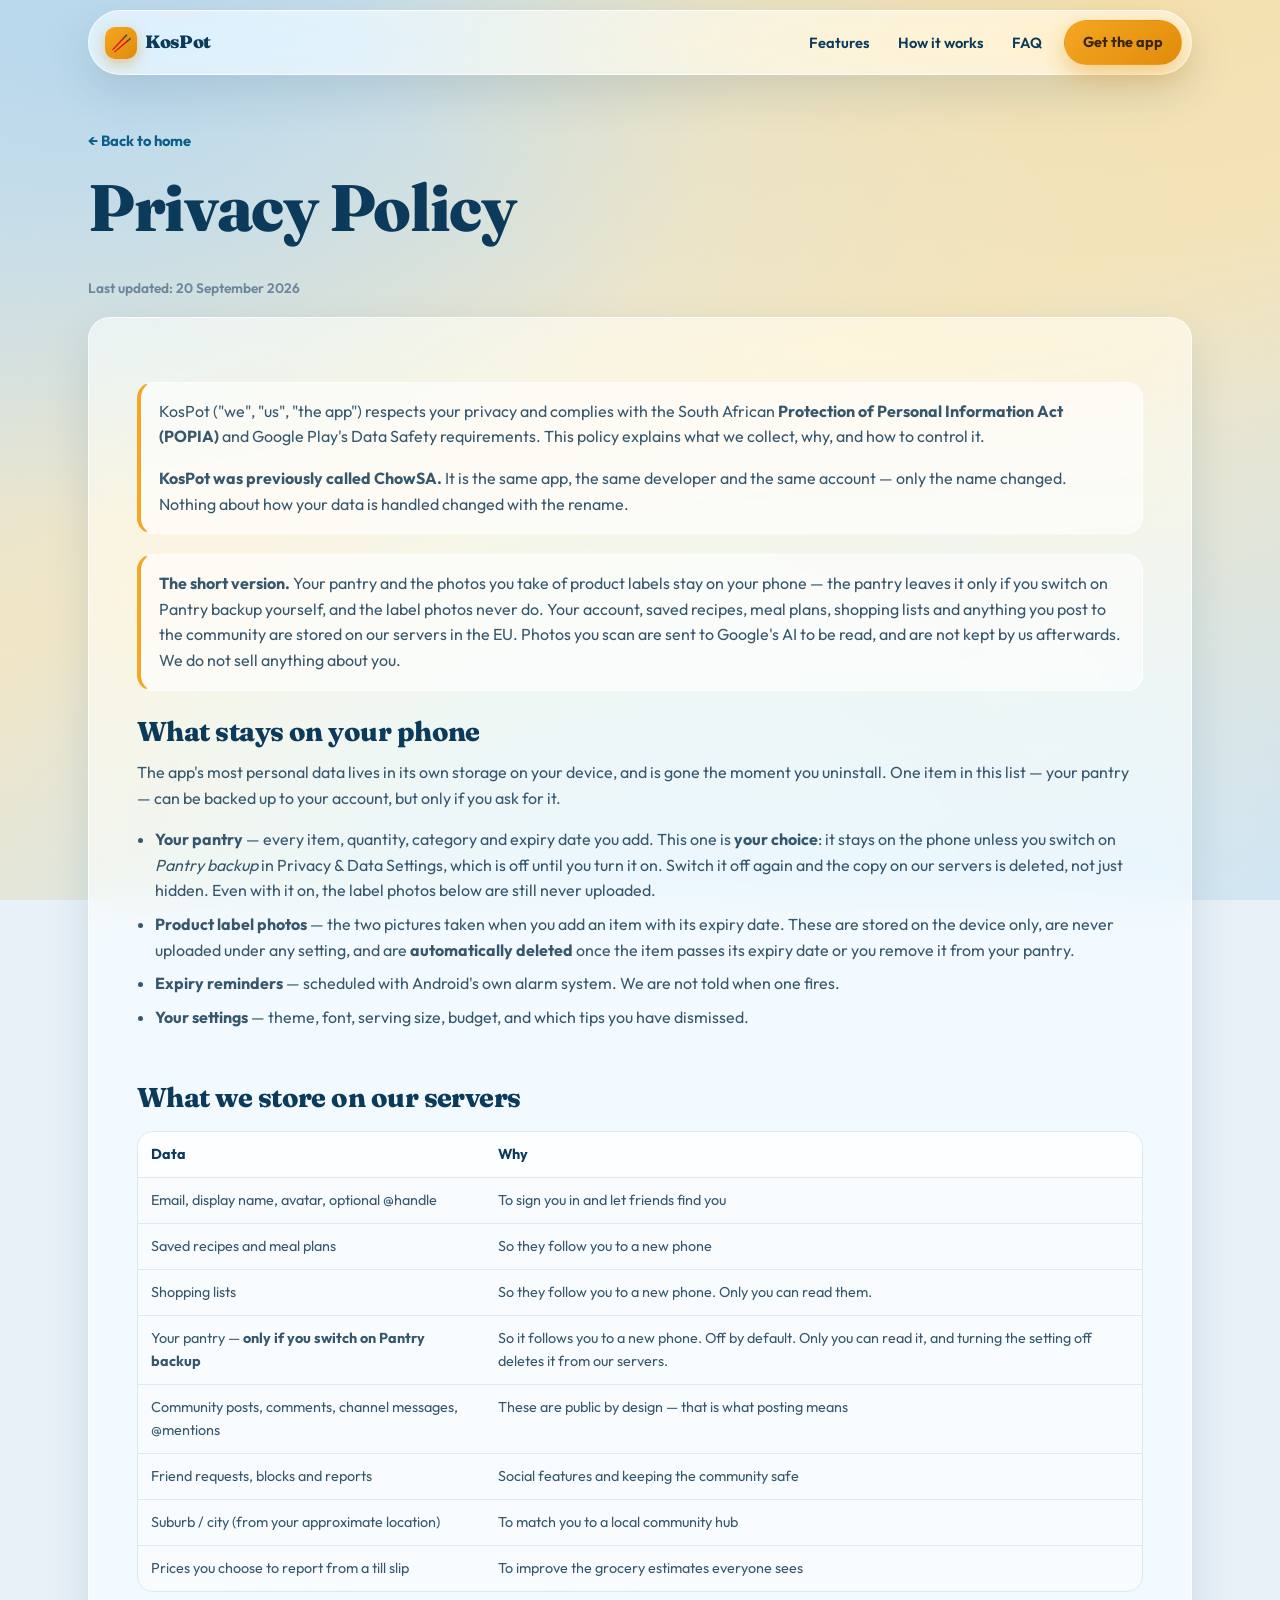
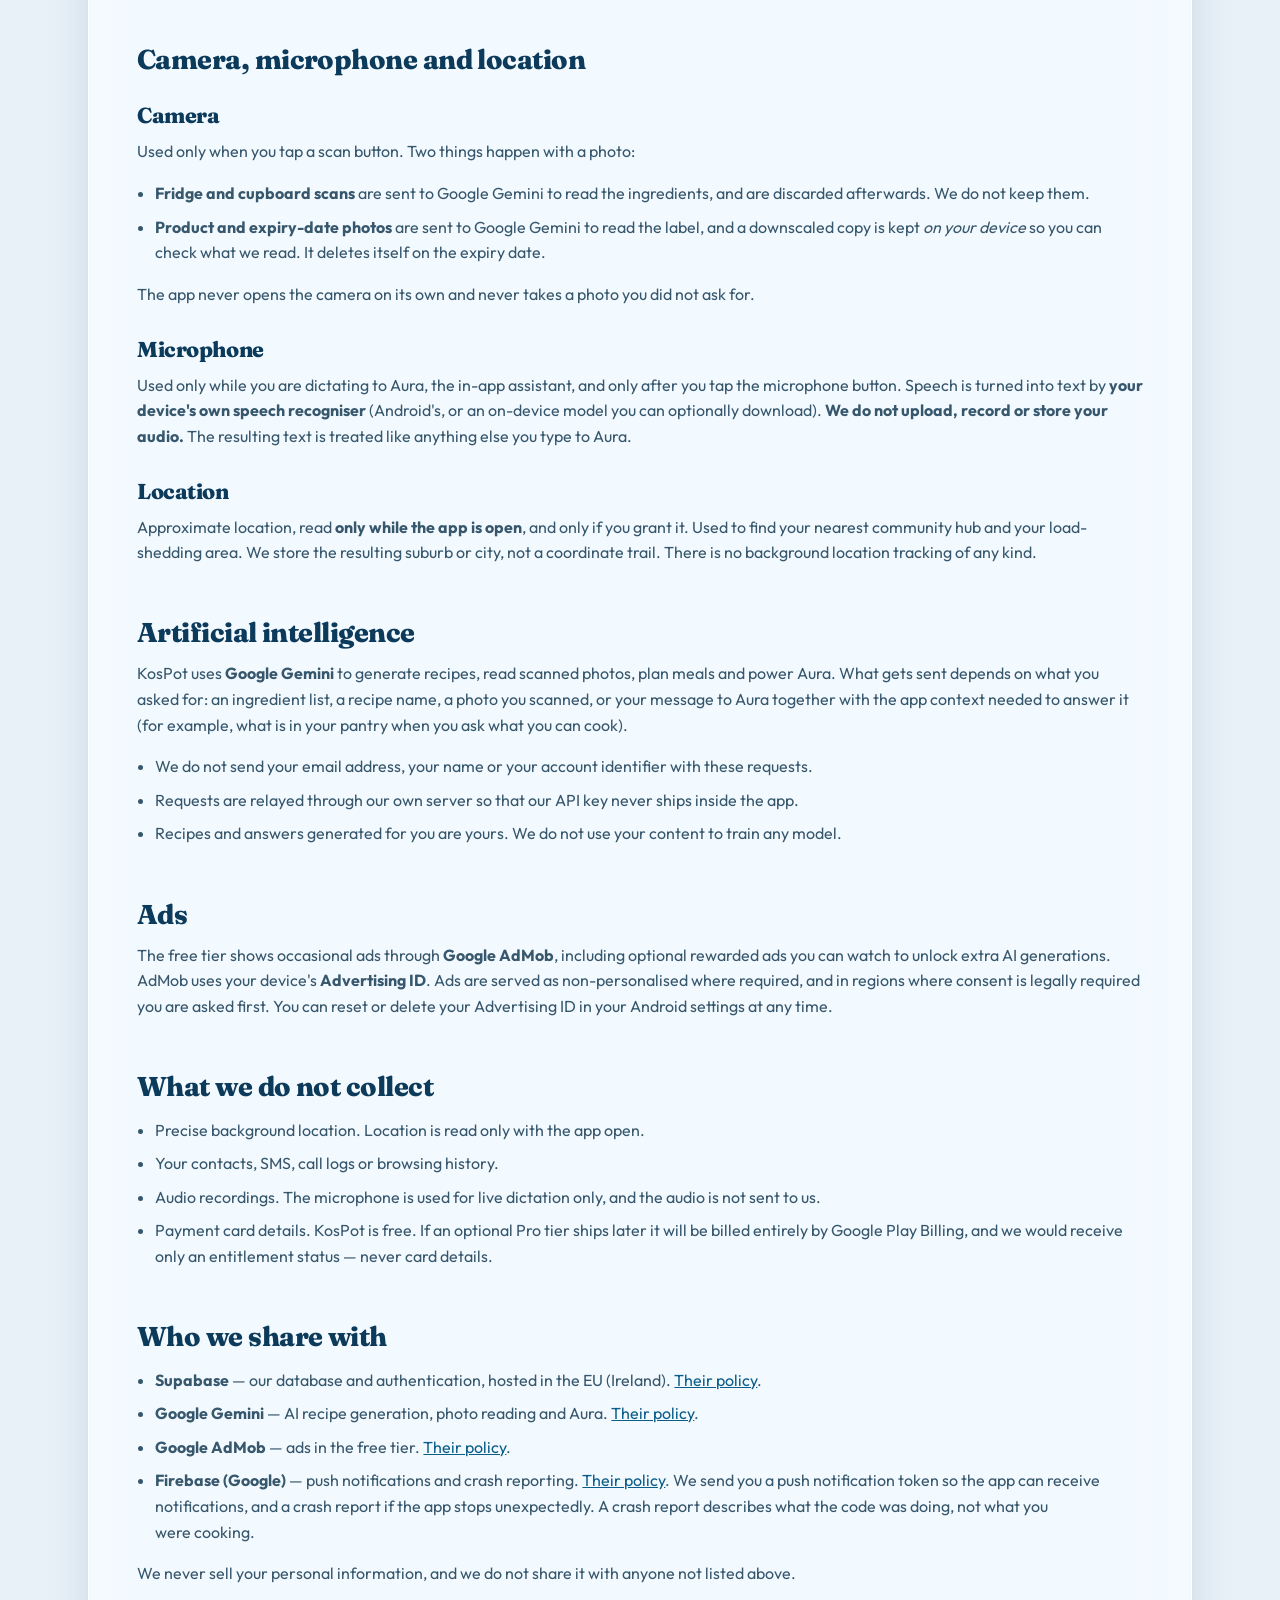
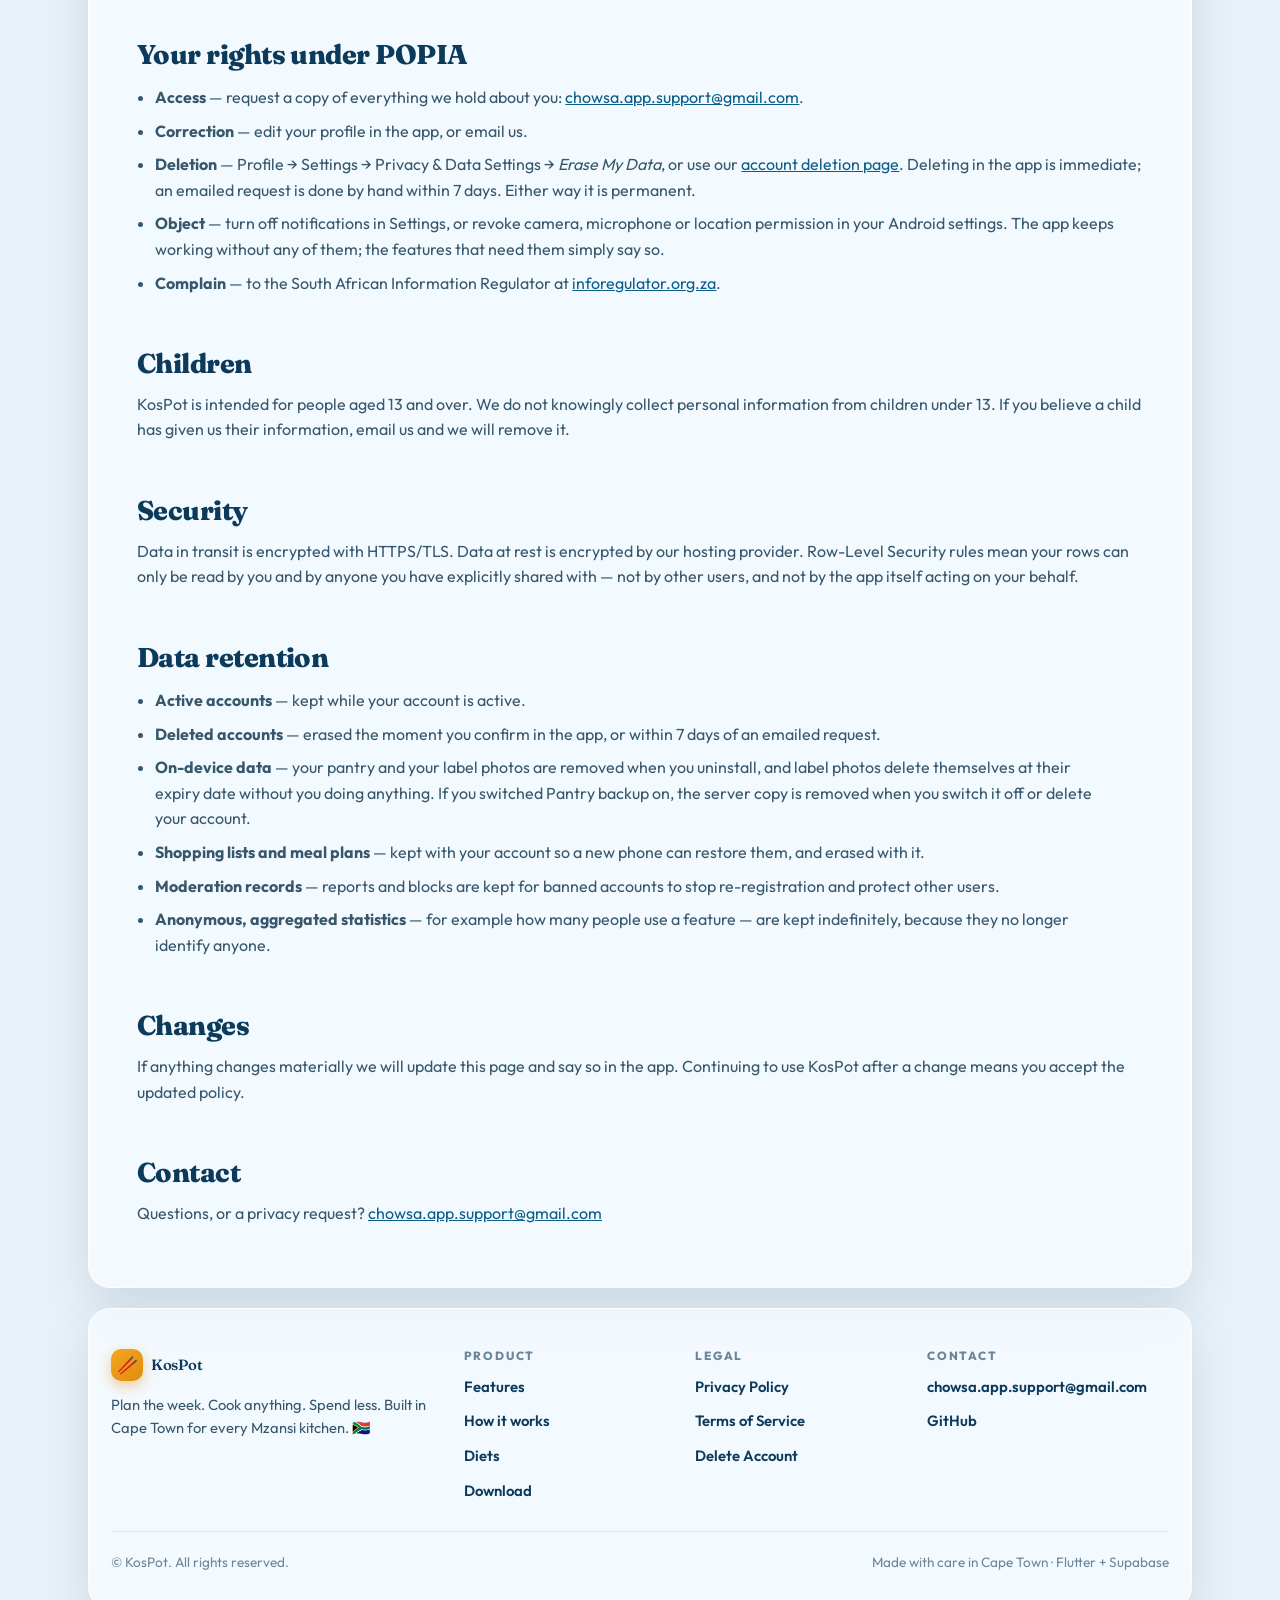
<file: privacy.html>
<!DOCTYPE html>
<html lang="en">
<head>
<meta charset="utf-8">
<meta name="viewport" content="width=device-width, initial-scale=1, viewport-fit=cover">
<title>Privacy Policy — KosPot</title>
<meta name="description" content="How KosPot collects, uses and protects your data — POPIA compliant.">
<meta name="theme-color" content="#cfe4f2">
<link rel="preconnect" href="https://fonts.googleapis.com">
<link rel="preconnect" href="https://fonts.gstatic.com" crossorigin>
<link href="https://fonts.googleapis.com/css2?family=Fraunces:opsz,wght@9..144,700;9..144,800;9..144,900&family=Outfit:wght@400;500;600;700;800&display=swap" rel="stylesheet">
<link rel="stylesheet" href="assets/css/kospot.css">
</head>
<body>
<div class="progress" aria-hidden="true"></div>

<nav class="nav">
  <div class="wrap">
    <div class="nav-inner glass">
      <a class="brand" href="index.html">
        <span class="brand-mark" aria-hidden="true">&#129378;</span> KosPot
      </a>
      <div class="nav-links">
        <a href="index.html#features">Features</a>
        <a href="index.html#how">How it works</a>
        <a href="index.html#faq">FAQ</a>
      </div>
      <a class="btn btn-primary btn-sm" href="index.html#download">Get the app</a>
    </div>
  </div>
</nav>

<main class="doc">
  <div class="wrap">
    <a class="back-link" href="index.html">&#8592; Back to home</a>
    <h1>Privacy Policy</h1>
    <p class="updated">Last updated: 20 September 2026</p>
    <div class="doc-card glass" style="margin-top:18px">
      <div class="note">
      <p>KosPot ("we", "us", "the app") respects your privacy and complies with the South African <strong>Protection of Personal Information Act (POPIA)</strong> and Google Play's Data Safety requirements. This policy explains what we collect, why, and how to control it.</p>
      <p style="margin-bottom:0"><strong>KosPot was previously called ChowSA.</strong> It is the same app, the same developer and the same account — only the name changed. Nothing about how your data is handled changed with the rename.</p>
      </div>
      <div class="note">
      <p style="margin-bottom:0"><strong>The short version.</strong> Your pantry and the photos you take of product labels stay on your phone &mdash; the pantry leaves it only if you switch on Pantry backup yourself, and the label photos never do. Your account, saved recipes, meal plans, shopping lists and anything you post to the community are stored on our servers in the EU. Photos you scan are sent to Google's AI to be read, and are not kept by us afterwards. We do not sell anything about you.</p>
      </div>
      <h2>What stays on your phone</h2>
      <p>The app's most personal data lives in its own storage on your device, and is gone the moment you uninstall. One item in this list — your pantry — can be backed up to your account, but only if you ask for it.</p>
      <ul>
      <li><strong>Your pantry</strong> — every item, quantity, category and expiry date you add. This one is <strong>your choice</strong>: it stays on the phone unless you switch on <em>Pantry backup</em> in Privacy &amp; Data Settings, which is off until you turn it on. Switch it off again and the copy on our servers is deleted, not just hidden. Even with it on, the label photos below are still never uploaded.</li>
      <li><strong>Product label photos</strong> — the two pictures taken when you add an item with its expiry date. These are stored on the device only, are never uploaded under any setting, and are <strong>automatically deleted</strong> once the item passes its expiry date or you remove it from your pantry.</li>
      <li><strong>Expiry reminders</strong> — scheduled with Android's own alarm system. We are not told when one fires.</li>
      <li><strong>Your settings</strong> — theme, font, serving size, budget, and which tips you have dismissed.</li>
      </ul>
      <h2>What we store on our servers</h2>
      <div class="table-wrap"><table>
      <tr><th>Data</th><th>Why</th></tr>
      <tr><td>Email, display name, avatar, optional @handle</td><td>To sign you in and let friends find you</td></tr>
      <tr><td>Saved recipes and meal plans</td><td>So they follow you to a new phone</td></tr>
      <tr><td>Shopping lists</td><td>So they follow you to a new phone. Only you can read them.</td></tr>
      <tr><td>Your pantry — <strong>only if you switch on Pantry backup</strong></td><td>So it follows you to a new phone. Off by default. Only you can read it, and turning the setting off deletes it from our servers.</td></tr>
      <tr><td>Community posts, comments, channel messages, @mentions</td><td>These are public by design — that is what posting means</td></tr>
      <tr><td>Friend requests, blocks and reports</td><td>Social features and keeping the community safe</td></tr>
      <tr><td>Suburb / city (from your approximate location)</td><td>To match you to a local community hub</td></tr>
      <tr><td>Prices you choose to report from a till slip</td><td>To improve the grocery estimates everyone sees</td></tr>
      </table></div>
      <h2>Camera, microphone and location</h2>
      <h3>Camera</h3>
      <p>Used only when you tap a scan button. Two things happen with a photo:</p>
      <ul>
      <li><strong>Fridge and cupboard scans</strong> are sent to Google Gemini to read the ingredients, and are discarded afterwards. We do not keep them.</li>
      <li><strong>Product and expiry-date photos</strong> are sent to Google Gemini to read the label, and a downscaled copy is kept <em>on your device</em> so you can check what we read. It deletes itself on the expiry date.</li>
      </ul>
      <p>The app never opens the camera on its own and never takes a photo you did not ask for.</p>
      <h3>Microphone</h3>
      <p>Used only while you are dictating to Aura, the in-app assistant, and only after you tap the microphone button. Speech is turned into text by <strong>your device's own speech recogniser</strong> (Android's, or an on-device model you can optionally download). <strong>We do not upload, record or store your audio.</strong> The resulting text is treated like anything else you type to Aura.</p>
      <h3>Location</h3>
      <p>Approximate location, read <strong>only while the app is open</strong>, and only if you grant it. Used to find your nearest community hub and your load-shedding area. We store the resulting suburb or city, not a coordinate trail. There is no background location tracking of any kind.</p>
      <h2>Artificial intelligence</h2>
      <p>KosPot uses <strong>Google Gemini</strong> to generate recipes, read scanned photos, plan meals and power Aura. What gets sent depends on what you asked for: an ingredient list, a recipe name, a photo you scanned, or your message to Aura together with the app context needed to answer it (for example, what is in your pantry when you ask what you can cook).</p>
      <ul>
      <li>We do not send your email address, your name or your account identifier with these requests.</li>
      <li>Requests are relayed through our own server so that our API key never ships inside the app.</li>
      <li>Recipes and answers generated for you are yours. We do not use your content to train any model.</li>
      </ul>
      <h2>Ads</h2>
      <p>The free tier shows occasional ads through <strong>Google AdMob</strong>, including optional rewarded ads you can watch to unlock extra AI generations. AdMob uses your device's <strong>Advertising ID</strong>. Ads are served as non-personalised where required, and in regions where consent is legally required you are asked first. You can reset or delete your Advertising ID in your Android settings at any time.</p>
      <h2>What we do not collect</h2>
      <ul>
      <li>Precise background location. Location is read only with the app open.</li>
      <li>Your contacts, SMS, call logs or browsing history.</li>
      <li>Audio recordings. The microphone is used for live dictation only, and the audio is not sent to us.</li>
      <li>Payment card details. KosPot is free. If an optional Pro tier ships later it will be billed entirely by Google Play Billing, and we would receive only an entitlement status — never card details.</li>
      </ul>
      <h2>Who we share with</h2>
      <ul>
      <li><strong>Supabase</strong> — our database and authentication, hosted in the EU (Ireland). <a href="https://supabase.com/privacy" target="_blank" rel="noopener">Their policy</a>.</li>
      <li><strong>Google Gemini</strong> — AI recipe generation, photo reading and Aura. <a href="https://policies.google.com/privacy" target="_blank" rel="noopener">Their policy</a>.</li>
      <li><strong>Google AdMob</strong> — ads in the free tier. <a href="https://policies.google.com/privacy" target="_blank" rel="noopener">Their policy</a>.</li>
      <li><strong>Firebase (Google)</strong> — push notifications and crash reporting. <a href="https://firebase.google.com/support/privacy" target="_blank" rel="noopener">Their policy</a>. We send you a push notification token so the app can receive notifications, and a crash report if the app stops unexpectedly. A crash report describes what the code was doing, not what you were cooking.</li>
      </ul>
      <p>We never sell your personal information, and we do not share it with anyone not listed above.</p>
      <h2>Your rights under POPIA</h2>
      <ul>
      <li><strong>Access</strong> — request a copy of everything we hold about you: <a href="mailto:chowsa.app.support@gmail.com">chowsa.app.support@gmail.com</a>.</li>
      <li><strong>Correction</strong> — edit your profile in the app, or email us.</li>
      <li><strong>Deletion</strong> — Profile → Settings → Privacy &amp; Data Settings → <em>Erase My Data</em>, or use our <a href="delete-account.html">account deletion page</a>. Deleting in the app is immediate; an emailed request is done by hand within 7 days. Either way it is permanent.</li>
      <li><strong>Object</strong> — turn off notifications in Settings, or revoke camera, microphone or location permission in your Android settings. The app keeps working without any of them; the features that need them simply say so.</li>
      <li><strong>Complain</strong> — to the South African Information Regulator at <a href="https://inforegulator.org.za" target="_blank" rel="noopener">inforegulator.org.za</a>.</li>
      </ul>
      <h2>Children</h2>
      <p>KosPot is intended for people aged 13 and over. We do not knowingly collect personal information from children under 13. If you believe a child has given us their information, email us and we will remove it.</p>
      <h2>Security</h2>
      <p>Data in transit is encrypted with HTTPS/TLS. Data at rest is encrypted by our hosting provider. Row-Level Security rules mean your rows can only be read by you and by anyone you have explicitly shared with — not by other users, and not by the app itself acting on your behalf.</p>
      <h2>Data retention</h2>
      <ul>
      <li><strong>Active accounts</strong> — kept while your account is active.</li>
      <li><strong>Deleted accounts</strong> — erased the moment you confirm in the app, or within 7 days of an emailed request.</li>
      <li><strong>On-device data</strong> — your pantry and your label photos are removed when you uninstall, and label photos delete themselves at their expiry date without you doing anything. If you switched Pantry backup on, the server copy is removed when you switch it off or delete your account.</li>
      <li><strong>Shopping lists and meal plans</strong> — kept with your account so a new phone can restore them, and erased with it.</li>
      <li><strong>Moderation records</strong> — reports and blocks are kept for banned accounts to stop re-registration and protect other users.</li>
      <li><strong>Anonymous, aggregated statistics</strong> — for example how many people use a feature — are kept indefinitely, because they no longer identify anyone.</li>
      </ul>
      <h2>Changes</h2>
      <p>If anything changes materially we will update this page and say so in the app. Continuing to use KosPot after a change means you accept the updated policy.</p>
      <h2>Contact</h2>
      <p>Questions, or a privacy request? <a href="mailto:chowsa.app.support@gmail.com">chowsa.app.support@gmail.com</a></p>
    </div>
  </div>
</main>

<footer class="wrap">
  <div class="foot glass" style="padding-inline:22px">
    <div class="foot-grid">
      <div>
        <a class="brand" href="index.html"><span class="brand-mark" aria-hidden="true">&#129378;</span> KosPot</a>
        <p style="margin-top:12px;font-size:0.92rem;max-width:34ch">
          Plan the week. Cook anything. Spend less. Built in Cape Town for
          every Mzansi kitchen. &#127487;&#127462;
        </p>
      </div>
      <div>
        <h4>Product</h4>
        <ul>
          <li><a href="index.html#features">Features</a></li>
          <li><a href="index.html#how">How it works</a></li>
          <li><a href="index.html#diets">Diets</a></li>
          <li><a href="index.html#download">Download</a></li>
        </ul>
      </div>
      <div>
        <h4>Legal</h4>
        <ul>
          <li><a href="privacy.html">Privacy Policy</a></li>
          <li><a href="terms.html">Terms of Service</a></li>
          <li><a href="delete-account.html">Delete Account</a></li>
        </ul>
      </div>
      <div>
        <h4>Contact</h4>
        <ul>
          <li><a href="mailto:chowsa.app.support@gmail.com">chowsa.app.support@gmail.com</a></li>
          <li><a href="https://github.com/SumaraiJack" rel="noopener">GitHub</a></li>
        </ul>
      </div>
    </div>
    <div class="foot-base">
      <span>&#169; KosPot. All rights reserved.</span>
      <span>Made with care in Cape Town &#183; Flutter + Supabase</span>
    </div>
  </div>
</footer>

</body>
</html>
</file>
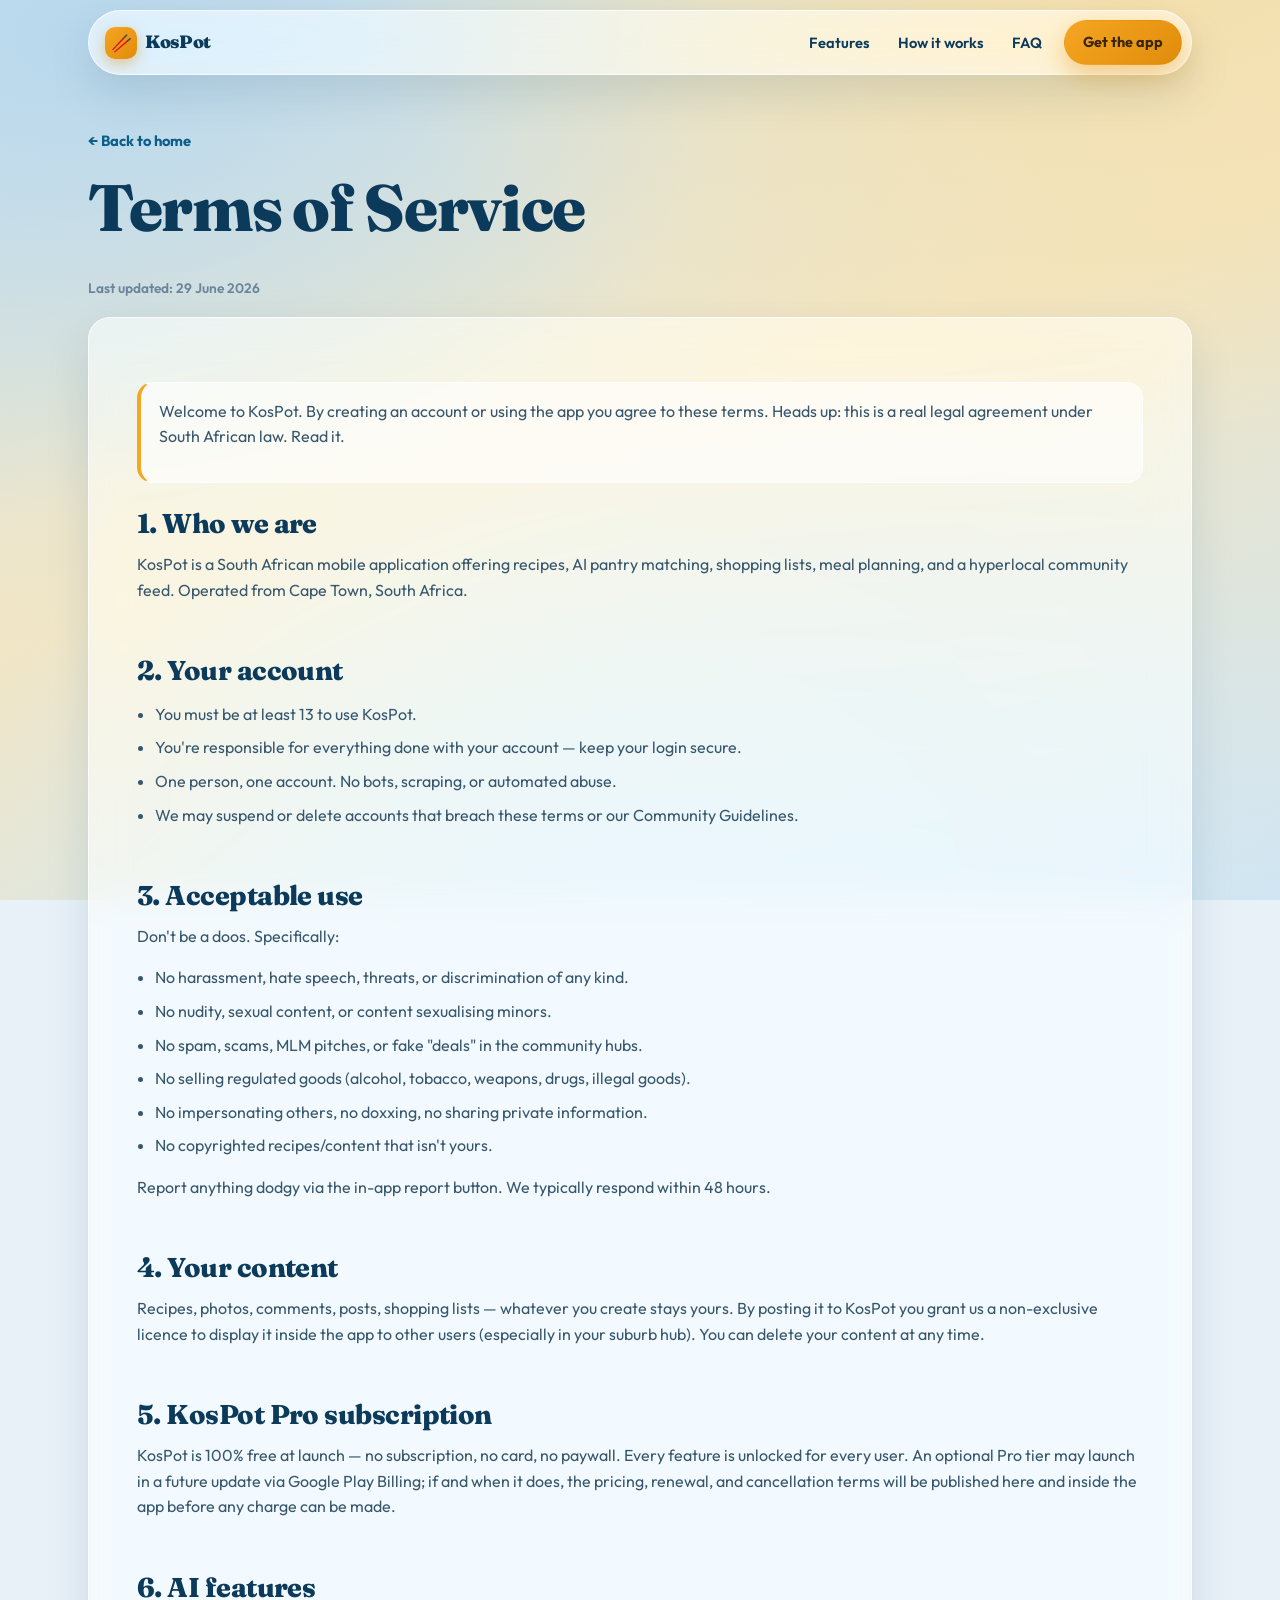
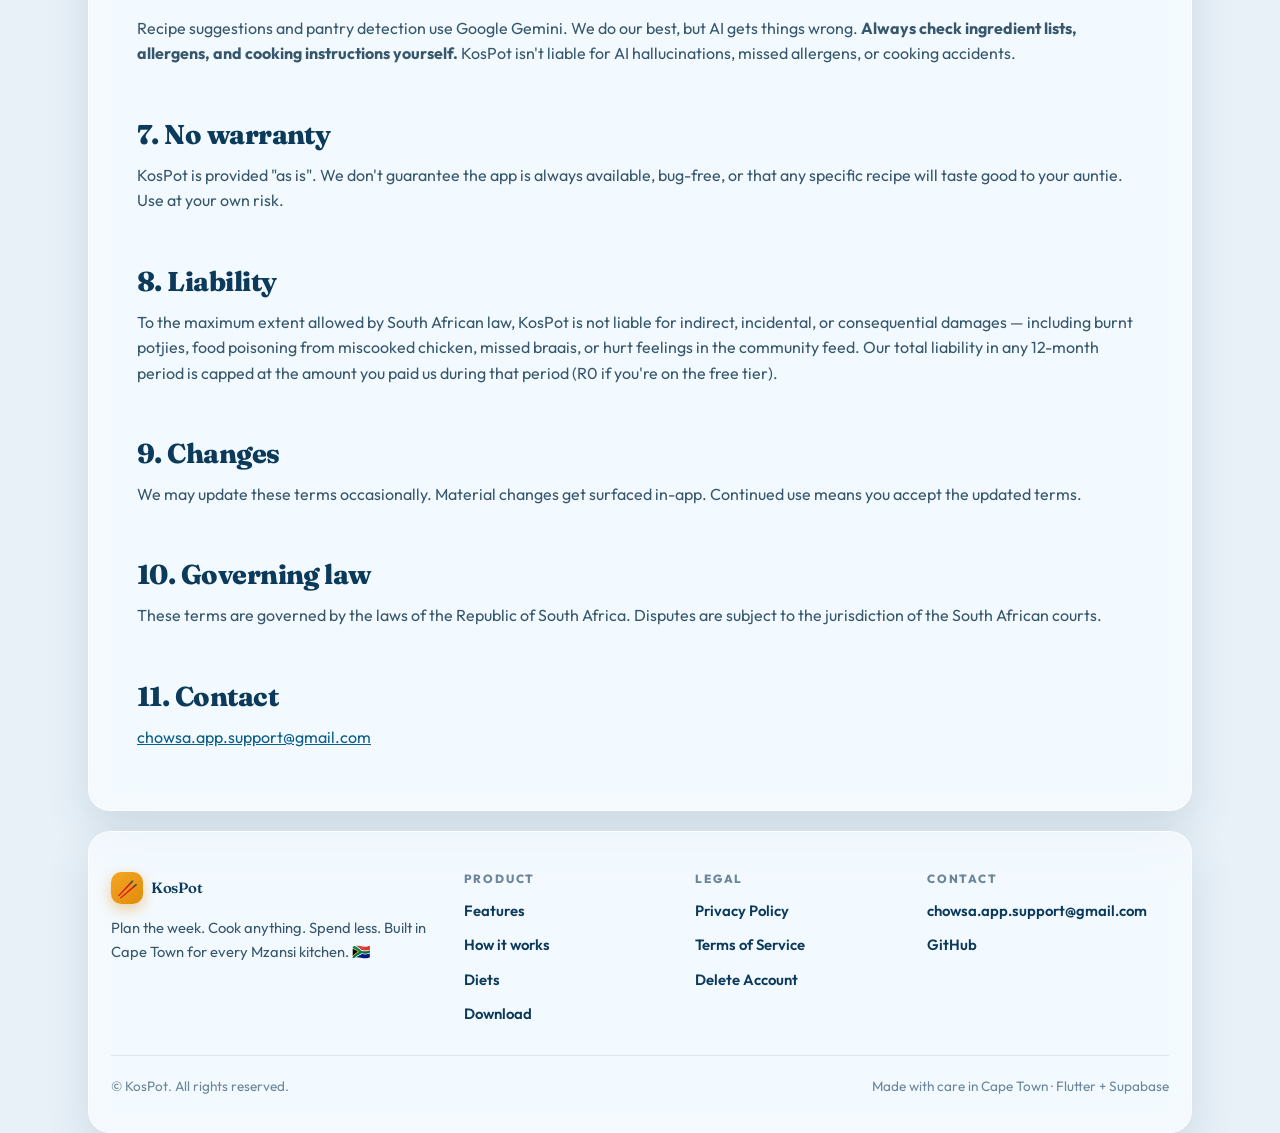
<file: terms.html>
<!DOCTYPE html>
<html lang="en">
<head>
<meta charset="utf-8">
<meta name="viewport" content="width=device-width, initial-scale=1, viewport-fit=cover">
<title>Terms of Service — KosPot</title>
<meta name="description" content="The terms you agree to when you use KosPot.">
<meta name="theme-color" content="#cfe4f2">
<link rel="preconnect" href="https://fonts.googleapis.com">
<link rel="preconnect" href="https://fonts.gstatic.com" crossorigin>
<link href="https://fonts.googleapis.com/css2?family=Fraunces:opsz,wght@9..144,700;9..144,800;9..144,900&family=Outfit:wght@400;500;600;700;800&display=swap" rel="stylesheet">
<link rel="stylesheet" href="assets/css/kospot.css">
</head>
<body>
<div class="progress" aria-hidden="true"></div>

<nav class="nav">
  <div class="wrap">
    <div class="nav-inner glass">
      <a class="brand" href="index.html">
        <span class="brand-mark" aria-hidden="true">&#129378;</span> KosPot
      </a>
      <div class="nav-links">
        <a href="index.html#features">Features</a>
        <a href="index.html#how">How it works</a>
        <a href="index.html#faq">FAQ</a>
      </div>
      <a class="btn btn-primary btn-sm" href="index.html#download">Get the app</a>
    </div>
  </div>
</nav>

<main class="doc">
  <div class="wrap">
    <a class="back-link" href="index.html">&#8592; Back to home</a>
    <h1>Terms of Service</h1>
    <p class="updated">Last updated: 29 June 2026</p>
    <div class="doc-card glass" style="margin-top:18px">
      <div class="note">
      <p>Welcome to KosPot. By creating an account or using the app you agree to these terms. Heads up: this is a real legal agreement under South African law. Read it.</p>
      </div>
      <h2>1. Who we are</h2>
      <p>KosPot is a South African mobile application offering recipes, AI pantry matching, shopping lists, meal planning, and a hyperlocal community feed. Operated from Cape Town, South Africa.</p>
      <h2>2. Your account</h2>
      <ul>
      <li>You must be at least 13 to use KosPot.</li>
      <li>You're responsible for everything done with your account — keep your login secure.</li>
      <li>One person, one account. No bots, scraping, or automated abuse.</li>
      <li>We may suspend or delete accounts that breach these terms or our Community Guidelines.</li>
      </ul>
      <h2>3. Acceptable use</h2>
      <p>Don't be a doos. Specifically:</p>
      <ul>
      <li>No harassment, hate speech, threats, or discrimination of any kind.</li>
      <li>No nudity, sexual content, or content sexualising minors.</li>
      <li>No spam, scams, MLM pitches, or fake "deals" in the community hubs.</li>
      <li>No selling regulated goods (alcohol, tobacco, weapons, drugs, illegal goods).</li>
      <li>No impersonating others, no doxxing, no sharing private information.</li>
      <li>No copyrighted recipes/content that isn't yours.</li>
      </ul>
      <p>Report anything dodgy via the in-app report button. We typically respond within 48 hours.</p>
      <h2>4. Your content</h2>
      <p>Recipes, photos, comments, posts, shopping lists — whatever you create stays yours. By posting it to KosPot you grant us a non-exclusive licence to display it inside the app to other users (especially in your suburb hub). You can delete your content at any time.</p>
      <h2>5. KosPot Pro subscription</h2>
      <p>KosPot is 100% free at launch — no subscription, no card, no paywall. Every feature is unlocked for every user. An optional Pro tier may launch in a future update via Google Play Billing; if and when it does, the pricing, renewal, and cancellation terms will be published here and inside the app before any charge can be made.</p>
      <h2>6. AI features</h2>
      <p>Recipe suggestions and pantry detection use Google Gemini. We do our best, but AI gets things wrong. <strong>Always check ingredient lists, allergens, and cooking instructions yourself.</strong> KosPot isn't liable for AI hallucinations, missed allergens, or cooking accidents.</p>
      <h2>7. No warranty</h2>
      <p>KosPot is provided "as is". We don't guarantee the app is always available, bug-free, or that any specific recipe will taste good to your auntie. Use at your own risk.</p>
      <h2>8. Liability</h2>
      <p>To the maximum extent allowed by South African law, KosPot is not liable for indirect, incidental, or consequential damages — including burnt potjies, food poisoning from miscooked chicken, missed braais, or hurt feelings in the community feed. Our total liability in any 12-month period is capped at the amount you paid us during that period (R0 if you're on the free tier).</p>
      <h2>9. Changes</h2>
      <p>We may update these terms occasionally. Material changes get surfaced in-app. Continued use means you accept the updated terms.</p>
      <h2>10. Governing law</h2>
      <p>These terms are governed by the laws of the Republic of South Africa. Disputes are subject to the jurisdiction of the South African courts.</p>
      <h2>11. Contact</h2>
      <p><a href="mailto:chowsa.app.support@gmail.com">chowsa.app.support@gmail.com</a></p>
    </div>
  </div>
</main>

<footer class="wrap">
  <div class="foot glass" style="padding-inline:22px">
    <div class="foot-grid">
      <div>
        <a class="brand" href="index.html"><span class="brand-mark" aria-hidden="true">&#129378;</span> KosPot</a>
        <p style="margin-top:12px;font-size:0.92rem;max-width:34ch">
          Plan the week. Cook anything. Spend less. Built in Cape Town for
          every Mzansi kitchen. &#127487;&#127462;
        </p>
      </div>
      <div>
        <h4>Product</h4>
        <ul>
          <li><a href="index.html#features">Features</a></li>
          <li><a href="index.html#how">How it works</a></li>
          <li><a href="index.html#diets">Diets</a></li>
          <li><a href="index.html#download">Download</a></li>
        </ul>
      </div>
      <div>
        <h4>Legal</h4>
        <ul>
          <li><a href="privacy.html">Privacy Policy</a></li>
          <li><a href="terms.html">Terms of Service</a></li>
          <li><a href="delete-account.html">Delete Account</a></li>
        </ul>
      </div>
      <div>
        <h4>Contact</h4>
        <ul>
          <li><a href="mailto:chowsa.app.support@gmail.com">chowsa.app.support@gmail.com</a></li>
          <li><a href="https://github.com/SumaraiJack" rel="noopener">GitHub</a></li>
        </ul>
      </div>
    </div>
    <div class="foot-base">
      <span>&#169; KosPot. All rights reserved.</span>
      <span>Made with care in Cape Town &#183; Flutter + Supabase</span>
    </div>
  </div>
</footer>

</body>
</html>
</file>
<file: assets/css/kospot.css>
/* assets/css/kospot.css — KosPot marketing site, one stylesheet for every page.
 *
 * The site now looks like the app instead of a generic landing page. Every
 * colour here is lifted from the Cape Blue palette the app actually ships:
 * the sand-to-sky canvas, the petrol-blue cards, the mango accent, the deep
 * navy type. Cards are frosted glass, matching GlassPanel in lib/theme.
 *
 * MOBILE FIRST, AND MEANT IT
 * Every rule below is written for a narrow phone and widened with min-width
 * queries. No fixed pixel widths on anything that holds content, type scales
 * with clamp(), and the page is pinned against sideways scroll in one place
 * (html,body{overflow-x:hidden}) so a single wide child can never push the
 * whole layout off-screen — which is the usual way these pages break on a
 * phone and the usual way nobody notices.
 */

/* ── Tokens ──────────────────────────────────────────────────────────────── */

:root {
  /* Canvas — the app's sand-to-sky wash. */
  --sky:        #cfe4f2;
  --sky-deep:   #b9d8ec;
  --sand:       #f2e6c4;
  --sand-warm:  #f7dfa6;
  --mist:       #e8f1f8;

  /* Ink */
  --navy:       #0c3a5b;
  --navy-deep:  #072538;
  --body:       #37576d;
  --muted:      #6b869a;

  /* Brand */
  --blue:       #0b5e8a;
  --blue-soft:  #1f7bc0;
  --petrol-a:   #0a5a86;
  --petrol-b:   #0e7e8e;
  --mango:      #f5a623;
  --mango-deep: #e08c0b;
  --green:      #2fa36b;
  --green-deep: #1f7d51;
  --ember-a:    #7a2e12;
  --ember-b:    #e2761b;

  /* Glass */
  --glass:        rgba(255, 255, 255, 0.58);
  --glass-strong: rgba(255, 255, 255, 0.78);
  --glass-line:   rgba(255, 255, 255, 0.72);
  --glass-edge:   rgba(12, 58, 91, 0.10);
  --shadow:       0 18px 44px rgba(12, 58, 91, 0.13);
  --shadow-sm:    0 8px 20px rgba(12, 58, 91, 0.10);

  --radius:    22px;
  --radius-sm: 16px;
  --gutter:    18px;
  --max:       1140px;
}

/* ── Reset ───────────────────────────────────────────────────────────────── */

*, *::before, *::after { box-sizing: border-box; }

html {
  -webkit-text-size-adjust: 100%;
  scroll-behavior: smooth;
  scroll-padding-top: 84px;          /* the fixed nav must not cover anchors */
}

html, body { overflow-x: hidden; max-width: 100%; }

body {
  margin: 0;
  font-family: 'Outfit', system-ui, -apple-system, 'Segoe UI', Roboto, sans-serif;
  color: var(--body);
  line-height: 1.6;
  font-size: 16px;
  background: var(--mist);
  -webkit-font-smoothing: antialiased;
}

/* The canvas. Fixed so it does not scroll with the content, exactly like the
 * app's background sitting behind the glass panes. */
body::before {
  content: '';
  position: fixed;
  inset: 0;
  z-index: -1;
  background:
    radial-gradient(90rem 60rem at 88% -10%, var(--sand-warm) 0%, rgba(247,223,166,0) 55%),
    radial-gradient(70rem 50rem at 6% 4%,   var(--sky-deep)  0%, rgba(185,216,236,0) 60%),
    radial-gradient(80rem 70rem at 50% 110%, #d8ecf6 0%, rgba(216,236,246,0) 60%),
    linear-gradient(160deg, var(--sky) 0%, var(--sand) 48%, var(--sky) 100%);
}

img { max-width: 100%; height: auto; display: block; }
a   { color: var(--blue); text-decoration: none; }
a:hover { color: var(--blue-soft); }

h1, h2, h3, h4 {
  font-family: 'Fraunces', Georgia, 'Times New Roman', serif;
  color: var(--navy);
  line-height: 1.12;
  margin: 0 0 0.5em;
  font-weight: 800;
  letter-spacing: -0.02em;
}

h1 { font-size: clamp(2.1rem, 8.5vw, 4.1rem); }
h2 { font-size: clamp(1.6rem, 5.6vw, 2.7rem); }
h3 { font-size: clamp(1.1rem, 3.8vw, 1.35rem); }
p  { margin: 0 0 1em; }

:focus-visible {
  outline: 3px solid var(--mango);
  outline-offset: 3px;
  border-radius: 6px;
}

/* ── Layout ──────────────────────────────────────────────────────────────── */

.wrap {
  width: 100%;
  max-width: var(--max);
  margin-inline: auto;
  padding-inline: var(--gutter);
}

section { padding: 52px 0; }
@media (min-width: 760px) { section { padding: 84px 0; } }

.eyebrow {
  display: inline-block;
  font-size: 0.72rem;
  font-weight: 800;
  letter-spacing: 0.16em;
  text-transform: uppercase;
  color: var(--blue);
  background: var(--glass-strong);
  border: 1px solid var(--glass-line);
  border-radius: 999px;
  padding: 7px 14px;
  margin-bottom: 14px;
  box-shadow: var(--shadow-sm);
}

.lede {
  font-size: clamp(1rem, 3.4vw, 1.14rem);
  max-width: 62ch;
  color: var(--body);
}

.center      { text-align: center; }
.center .lede { margin-inline: auto; }

/* ── Glass ───────────────────────────────────────────────────────────────── */

.glass {
  background: var(--glass);
  border: 1px solid var(--glass-line);
  border-radius: var(--radius);
  box-shadow: var(--shadow);
  -webkit-backdrop-filter: blur(18px) saturate(1.7);
  backdrop-filter: blur(18px) saturate(1.7);
}

/* Browsers with no backdrop-filter (older Android WebView) would render the
 * panes as barely-visible washes, so they get a solid fill instead. */
@supports not ((backdrop-filter: blur(1px)) or (-webkit-backdrop-filter: blur(1px))) {
  .glass { background: rgba(255, 255, 255, 0.88); }
}

/* ── Navigation ──────────────────────────────────────────────────────────── */

.nav {
  position: fixed;
  inset: 10px 0 auto;
  z-index: 60;
}

.nav-inner {
  display: flex;
  align-items: center;
  gap: 10px;
  padding: 9px 9px 9px 16px;
  border-radius: 999px;
}

.brand {
  display: inline-flex;
  align-items: center;
  gap: 8px;
  font-family: 'Fraunces', Georgia, serif;
  font-weight: 900;
  font-size: 1.12rem;
  color: var(--navy);
  letter-spacing: -0.02em;
  margin-right: auto;
}

.brand-mark {
  width: 32px; height: 32px;
  display: grid; place-items: center;
  border-radius: 10px;
  font-size: 17px;
  background: linear-gradient(140deg, var(--mango), var(--mango-deep));
  box-shadow: 0 5px 14px rgba(224, 140, 11, 0.42);
}

.nav-links { display: none; gap: 4px; }

.nav-links a {
  color: var(--navy);
  font-weight: 600;
  font-size: 0.92rem;
  padding: 8px 12px;
  border-radius: 999px;
}
.nav-links a:hover { background: rgba(255, 255, 255, 0.6); }

@media (min-width: 900px) { .nav-links { display: flex; } }

/* ── Buttons ─────────────────────────────────────────────────────────────── */

.btn {
  display: inline-flex;
  align-items: center;
  justify-content: center;
  gap: 8px;
  font-weight: 700;
  font-size: 0.98rem;
  padding: 14px 24px;
  border-radius: 999px;
  border: 1px solid transparent;
  cursor: pointer;
  transition: transform 0.16s ease, box-shadow 0.16s ease;
  text-align: center;
}
.btn:hover  { transform: translateY(-2px); }
.btn:active { transform: translateY(0); }

.btn-primary {
  background: linear-gradient(140deg, var(--mango), var(--mango-deep));
  color: #3a2504;
  box-shadow: 0 10px 26px rgba(224, 140, 11, 0.40);
}
.btn-primary:hover { color: #3a2504; }

.btn-ghost {
  background: var(--glass-strong);
  border-color: var(--glass-line);
  color: var(--navy);
  box-shadow: var(--shadow-sm);
}
.btn-ghost:hover { color: var(--navy); }

.btn-sm { padding: 10px 18px; font-size: 0.9rem; }

.btn-row {
  display: flex;
  flex-wrap: wrap;
  gap: 12px;
}
.center .btn-row { justify-content: center; }

/* ── Hero ────────────────────────────────────────────────────────────────── */

.hero { padding-top: 96px; }
@media (min-width: 760px) { .hero { padding-top: 132px; } }

.hero-grid { display: grid; gap: 34px; }
@media (min-width: 980px) {
  .hero-grid {
    grid-template-columns: 1.05fr 0.95fr;
    align-items: center;
    gap: 48px;
  }
}

.hero h1 span { display: block; }
.hero h1 .accent {
  background: linear-gradient(120deg, var(--mango-deep), var(--blue));
  -webkit-background-clip: text;
  background-clip: text;
  color: transparent;
}

.ticks {
  display: flex;
  flex-wrap: wrap;
  gap: 8px 16px;
  padding: 0;
  margin: 22px 0 0;
  list-style: none;
  font-size: 0.9rem;
  font-weight: 600;
  color: var(--navy);
}
.ticks li::before { content: '✓ '; color: var(--green-deep); font-weight: 900; }

/* Phone mock — a glass frame around a real screenshot. */
.phone {
  position: relative;
  width: min(280px, 74vw);
  margin-inline: auto;
  padding: 10px;
  border-radius: 38px;
  background: var(--glass-strong);
  border: 1px solid var(--glass-line);
  box-shadow: 0 30px 60px rgba(12, 58, 91, 0.22);
  -webkit-backdrop-filter: blur(16px);
  backdrop-filter: blur(16px);
}
.phone img { border-radius: 30px; }

.float {
  position: absolute;
  display: flex;
  align-items: center;
  gap: 7px;
  padding: 8px 12px;
  border-radius: 14px;
  font-size: 0.78rem;
  font-weight: 700;
  color: var(--navy);
  background: var(--glass-strong);
  border: 1px solid var(--glass-line);
  box-shadow: var(--shadow);
  -webkit-backdrop-filter: blur(14px);
  backdrop-filter: blur(14px);
  white-space: nowrap;
}
.float b { font-size: 1.05rem; }

/* Hidden on phones on purpose: floated over a 74vw mock they overlap the
 * screenshot and each other, and there is nothing to gain from a decoration
 * that covers the thing it decorates. */
.float { display: none; }
@media (min-width: 980px) {
  .float { display: flex; }

  /* Pushed OUT and to the phone's edges.
   *
   * Measured on the live page at 1280px: at the old offsets each pill sat
   * 64-71% ON TOP of the screenshot, covering the app screens it exists to
   * advertise, and the middle one landed right across the content. The right
   * column leaves roughly 110px of slack either side of the 280px mock, so
   * these hang as far out as that allows and cling to the top and bottom
   * edges rather than floating across the middle. A badge clipping a device
   * edge reads as deliberate; one parked over the screen reads as a mistake. */
  .float-1 { top: 4%;     left:  -96px; }
  .float-2 { top: 48%;    right: -92px; }
  .float-3 { bottom: 4%;  left:  -84px; }
}

/* ── Marquee ─────────────────────────────────────────────────────────────── */

.marquee {
  overflow: hidden;
  padding: 12px 0;
  margin: 8px 0 0;
  border-block: 1px solid var(--glass-edge);
  background: rgba(255, 255, 255, 0.34);
  -webkit-mask-image: linear-gradient(90deg, transparent, #000 8%, #000 92%, transparent);
  mask-image: linear-gradient(90deg, transparent, #000 8%, #000 92%, transparent);
}

.marquee-track {
  display: flex;
  gap: 28px;
  width: max-content;
  animation: slide 34s linear infinite;
  font-family: 'Fraunces', Georgia, serif;
  font-weight: 700;
  font-size: 0.92rem;
  letter-spacing: 0.12em;
  text-transform: uppercase;
  color: var(--blue);
  white-space: nowrap;
}

@keyframes slide { to { transform: translateX(-50%); } }

/* A marquee that cannot be paused is a genuine accessibility problem for
 * vestibular disorders, so it simply stops. */
@media (prefers-reduced-motion: reduce) {
  .marquee-track { animation: none; }
  html { scroll-behavior: auto; }
}

/* ── Cards ───────────────────────────────────────────────────────────────── */

.grid { display: grid; gap: 16px; }
@media (min-width: 640px) { .grid-2 { grid-template-columns: repeat(2, 1fr); } }
@media (min-width: 960px) { .grid-3 { grid-template-columns: repeat(3, 1fr); } }
@media (min-width: 640px) { .grid-3 { grid-template-columns: repeat(2, 1fr); } }

.card { padding: 22px; }
.card h3 { margin-bottom: 8px; }
.card p  { margin: 0; font-size: 0.95rem; }

.tile {
  width: 52px; height: 52px;
  display: grid; place-items: center;
  border-radius: 15px;
  font-size: 25px;
  margin-bottom: 14px;
  background: linear-gradient(140deg, var(--mango), var(--mango-deep));
  box-shadow: 0 9px 20px rgba(224, 140, 11, 0.36);
}
.tile-blue   { background: linear-gradient(140deg, var(--petrol-a), var(--petrol-b));
               box-shadow: 0 9px 20px rgba(10, 90, 134, 0.34); }
.tile-green  { background: linear-gradient(140deg, var(--green), var(--green-deep));
               box-shadow: 0 9px 20px rgba(47, 163, 107, 0.34); }
.tile-ember  { background: linear-gradient(140deg, var(--ember-a), var(--ember-b));
               box-shadow: 0 9px 20px rgba(122, 46, 18, 0.34); }

/* Petrol card — the app's own deep teal panel. */
.card-petrol {
  background: linear-gradient(140deg, var(--petrol-a), var(--petrol-b));
  border-color: rgba(255, 255, 255, 0.18);
  color: rgba(255, 255, 255, 0.92);
}
.card-petrol h3, .card-petrol h2 { color: #fff; }
.card-petrol .eyebrow {
  color: var(--mango);
  background: rgba(255, 255, 255, 0.12);
  border-color: rgba(255, 255, 255, 0.2);
  box-shadow: none;
}

/* ── Chips ───────────────────────────────────────────────────────────────── */

.chips {
  display: flex;
  flex-wrap: wrap;
  gap: 9px;
  padding: 0;
  margin: 0;
  list-style: none;
}

.chips li {
  font-size: 0.88rem;
  font-weight: 600;
  color: var(--navy);
  background: var(--glass-strong);
  border: 1px solid var(--glass-line);
  border-radius: 999px;
  padding: 9px 15px;
  box-shadow: var(--shadow-sm);
}
.chips li.hot {
  background: linear-gradient(140deg, var(--mango), var(--mango-deep));
  color: #3a2504;
  border-color: transparent;
}

/* ── Steps ───────────────────────────────────────────────────────────────── */

.step-no {
  font-family: 'Fraunces', Georgia, serif;
  font-size: 2.3rem;
  font-weight: 900;
  line-height: 1;
  color: transparent;
  -webkit-text-stroke: 2px var(--mango);
  margin-bottom: 10px;
}

/* ── Shots ───────────────────────────────────────────────────────────────── */

.shots {
  display: grid;
  gap: 14px;
  grid-template-columns: repeat(2, 1fr);
}
@media (min-width: 760px) { .shots { grid-template-columns: repeat(3, 1fr); } }

.shot { padding: 9px; }
.shot img { border-radius: 15px; }
.shot figcaption {
  font-size: 0.8rem;
  font-weight: 700;
  color: var(--navy);
  text-align: center;
  padding: 9px 4px 3px;
}

/* ── Quotes ──────────────────────────────────────────────────────────────── */

.quote { padding: 22px; }
.quote p { font-size: 0.97rem; color: var(--navy); }
.who { display: flex; align-items: center; gap: 11px; margin-top: 14px; }
.who .av {
  width: 40px; height: 40px;
  display: grid; place-items: center;
  border-radius: 50%;
  font-weight: 800;
  font-size: 0.84rem;
  color: #fff;
  background: linear-gradient(140deg, var(--petrol-a), var(--petrol-b));
  flex: none;
}
.who span { font-size: 0.83rem; color: var(--muted); font-weight: 600; }

/* ── FAQ ─────────────────────────────────────────────────────────────────── */

.faq { display: grid; gap: 11px; }

.faq details { padding: 4px 20px; }

.faq summary {
  cursor: pointer;
  list-style: none;
  font-weight: 700;
  color: var(--navy);
  padding: 16px 30px 16px 0;
  position: relative;
  font-size: 0.99rem;
}
.faq summary::-webkit-details-marker { display: none; }

.faq summary::after {
  content: '+';
  position: absolute;
  right: 0; top: 50%;
  transform: translateY(-50%);
  font-size: 1.5rem;
  font-weight: 400;
  color: var(--mango-deep);
  line-height: 1;
}
.faq details[open] summary::after { content: '–'; }
.faq details p { margin: 0 0 18px; font-size: 0.94rem; }

/* ── Footer ──────────────────────────────────────────────────────────────── */

.foot { padding: 40px 0 34px; margin-top: 20px; }

.foot-grid { display: grid; gap: 26px; }
@media (min-width: 760px) {
  .foot-grid { grid-template-columns: 1.6fr 1fr 1fr 1.2fr; gap: 30px; }
}

.foot h4 {
  font-family: 'Outfit', sans-serif;
  font-size: 0.74rem;
  letter-spacing: 0.15em;
  text-transform: uppercase;
  color: var(--muted);
  margin-bottom: 12px;
}
.foot ul { list-style: none; margin: 0; padding: 0; display: grid; gap: 9px; }
.foot a  { color: var(--navy); font-weight: 600; font-size: 0.93rem; }

.foot-base {
  margin-top: 28px;
  padding-top: 20px;
  border-top: 1px solid var(--glass-edge);
  font-size: 0.85rem;
  color: var(--muted);
  display: flex;
  flex-wrap: wrap;
  gap: 8px 18px;
  justify-content: space-between;
}

/* ── Long-form pages (privacy / terms / delete account) ──────────────────── */

.doc { padding-top: 96px; }
@media (min-width: 760px) { .doc { padding-top: 128px; } }

.doc-card { padding: 26px 20px; }
@media (min-width: 760px) { .doc-card { padding: 44px 48px; } }

.doc-card h2 {
  font-size: clamp(1.3rem, 4.4vw, 1.7rem);
  margin-top: 1.7em;
  padding-top: 0.2em;
}
.doc-card h2:first-of-type { margin-top: 0.4em; }
.doc-card h3 { margin-top: 1.4em; }
.doc-card ul, .doc-card ol { padding-left: 1.15em; }
.doc-card li { margin-bottom: 0.5em; }
.doc-card a  { text-decoration: underline; }

.doc-card .note {
  background: rgba(255, 255, 255, 0.6);
  border: 1px solid var(--glass-line);
  border-left: 4px solid var(--mango);
  border-radius: var(--radius-sm);
  padding: 16px 18px;
  margin: 20px 0;
}

/* A wide table is the single most common way a legal page breaks a phone:
 * it refuses to shrink and drags the whole layout sideways. Scrolled inside
 * its own box instead. */
.table-wrap {
  overflow-x: auto;
  -webkit-overflow-scrolling: touch;
  border-radius: var(--radius-sm);
  border: 1px solid var(--glass-edge);
  margin: 18px 0;
}
.doc-card table {
  border-collapse: collapse;
  width: 100%;
  min-width: 420px;
  font-size: 0.9rem;
  background: rgba(255, 255, 255, 0.5);
}
.doc-card th, .doc-card td {
  text-align: left;
  padding: 11px 13px;
  border-bottom: 1px solid var(--glass-edge);
  vertical-align: top;
}
.doc-card th { color: var(--navy); font-weight: 700; background: rgba(255,255,255,0.45); }
.doc-card tr:last-child td { border-bottom: 0; }

.updated {
  font-size: 0.86rem;
  color: var(--muted);
  font-weight: 600;
}

.back-link {
  display: inline-flex;
  align-items: center;
  gap: 7px;
  font-weight: 700;
  font-size: 0.92rem;
  margin-bottom: 18px;
  color: var(--blue);
}

/* ═════════════════════════════════════════════════════════════════════════
   MOTION
   ═════════════════════════════════════════════════════════════════════════
   The site was correct but static. Everything below is native CSS — no
   GSAP, no Lenis, no IntersectionObserver: nothing to install and nothing to
   keep updated on a site that deploys by pushing files to a branch.

   Every effect is a PROGRESSIVE ENHANCEMENT and is gated twice:

     @supports (animation-timeline: view())   — a browser that does not know
        scroll-driven animations ignores the whole block and the page renders
        exactly as it did before. That matters, because scroll-driven
        animations are NOT Baseline yet: Chrome, Edge and Safari 18+ ship
        them, Firefox stable still keeps them behind a flag. Written
        unconditionally, the reveal would leave Firefox users staring at
        opacity:0 content forever — the classic way this trick breaks a site.

     @media (prefers-reduced-motion: no-preference) — movement tied to
        scrolling is a genuine trigger for vestibular disorders. Anyone who
        has asked their OS for less motion gets a completely still page.
   ═══════════════════════════════════════════════════════════════════════ */

/* ── Page transitions ────────────────────────────────────────────────────
   A cross-fade between the landing page and the legal pages instead of a
   white flash. Chromium and Safari 18.2+ honour it; Firefox ignores the
   at-rule and navigates normally, which is the correct fallback. */
@view-transition { navigation: auto; }

::view-transition-old(root),
::view-transition-new(root) {
  animation-duration: 260ms;
  animation-timing-function: cubic-bezier(0.22, 1, 0.36, 1);
}

/* ── Typography polish ───────────────────────────────────────────────────
   balance evens out headline line lengths so a big serif heading never
   leaves one lonely word stranded. pretty does the same for body copy by
   preventing widows. Both are ignored where unsupported. */
h1, h2, h3, .lede, figcaption, .faq summary { text-wrap: balance; }
p, li { text-wrap: pretty; }

/* ── The living gradient ─────────────────────────────────────────────────
   A custom property has no type by default, so a browser cannot interpolate
   one, and animating it steps instead of gliding. @property gives --angle a
   real angle type, which is the whole reason this rotation is smooth. */
@property --angle {
  syntax: "<angle>";
  initial-value: 0deg;
  inherits: false;
}

.hero h1 .accent {
  /* background-clip MUST be repeated here.
   *
   * `background` is a SHORTHAND, and background-clip is one of the
   * properties it resets. Setting only `background:` in this later rule
   * quietly put background-clip back to border-box, so the gradient painted
   * the element's BOX while `color: transparent` kept the letters invisible
   * — a solid rainbow bar where "SPEND LESS." should be. Shipped exactly
   * that on 2026-09-21.
   *
   * Two brand stops only, and back to the first. Mango into petrol blue
   * reads as KosPot; the old third green stop made it look like a stock
   * rainbow and belonged to no part of the palette. Ending on the starting
   * colour means the 0deg-to-360deg sweep loops with no visible seam. */
  background: linear-gradient(var(--angle), var(--mango-deep), var(--blue), var(--mango-deep));
  -webkit-background-clip: text;
  background-clip: text;
  color: transparent;
}

@media (prefers-reduced-motion: no-preference) {
  .hero h1 .accent { animation: hue 14s linear infinite; }
  @keyframes hue { to { --angle: 360deg; } }

  /* The canvas breathes. Very slow and very small on purpose: enough that
     the page is not a screenshot, not enough to notice while reading. */
  body::before { animation: drift 34s ease-in-out infinite alternate; }
  @keyframes drift {
    from { transform: scale(1)    translate3d(0, 0, 0); }
    to   { transform: scale(1.07) translate3d(-1.5%, 1%, 0); }
  }
}

/* ── Scroll reveal ───────────────────────────────────────────────────────
   Content rises as it enters the viewport. animation-range stops it
   finishing too late: a card still fading in by the time it reaches the
   middle of the screen reads as slow, not smooth. */
@supports (animation-timeline: view()) {
  @media (prefers-reduced-motion: no-preference) {
    .reveal {
      animation: rise-in linear both;
      animation-timeline: view();
      animation-range: entry 4% cover 32%;
    }

    /* translate/scale, NOT transform.
     *
     * A running animation with fill:both wins the cascade over an ordinary
     * declaration, so animating `transform` here would permanently outrank
     * the `transform: translateY(-5px)` hover lift below and silently kill
     * it on every card the reveal had touched. The independent `translate`
     * and `scale` properties compose with `transform` instead of replacing
     * it, so both effects work. */
    @keyframes rise-in {
      from { opacity: 0; translate: 0 28px; scale: 0.985; }
      to   { opacity: 1; translate: none;   scale: 1; }
    }

    /* Grid children stagger naturally by sitting at slightly different
       scroll positions, so no per-item delay is needed. */
    .grid > .reveal  { animation-range: entry 2% cover 28%; }
    .shots > .reveal { animation-range: entry 2% cover 26%; }

    /* The phone drifts against the scroll — real parallax, no JavaScript. */
    .phone {
      animation: phone-drift linear both;
      animation-timeline: view();
      animation-range: entry 0% exit 100%;
    }
    @keyframes phone-drift {
      from { translate: 0 26px;  rotate: -1.1deg; }
      to   { translate: 0 -26px; rotate: 1.1deg; }
    }
  }
}

/* ── Scroll progress ─────────────────────────────────────────────────────
   A one-element reading indicator driven by the document scroll. */
.progress {
  position: fixed;
  inset: 0 0 auto;
  height: 3px;
  z-index: 70;
  transform-origin: 0 50%;
  transform: scaleX(0);
  background: linear-gradient(90deg, var(--mango), var(--blue));
  pointer-events: none;
}

@supports (animation-timeline: scroll()) {
  @media (prefers-reduced-motion: no-preference) {
    .progress {
      animation: grow linear both;
      animation-timeline: scroll(root block);
    }
    @keyframes grow { to { transform: scaleX(1); } }
  }
}

/* ── Micro-interactions ──────────────────────────────────────────────────
   Small, purposeful feedback: the card acknowledges the pointer. The
   spotlight follows the cursor through --mx/--my, set by
   assets/js/kospot.js — the only JavaScript on the site, and the page is
   complete without it. */
.card, .quote, .shot, .faq details {
  position: relative;
  overflow: hidden;
  transition: transform 0.28s cubic-bezier(0.22, 1, 0.36, 1),
              box-shadow 0.28s ease,
              border-color 0.28s ease;
}

.card::after, .quote::after {
  content: "";
  position: absolute;
  inset: 0;
  border-radius: inherit;
  pointer-events: none;
  opacity: 0;
  transition: opacity 0.3s ease;
  background: radial-gradient(
    22rem 22rem at var(--mx, 50%) var(--my, 0%),
    rgba(255, 255, 255, 0.55),
    rgba(255, 255, 255, 0) 62%
  );
}

@media (hover: hover) {
  .card:hover, .quote:hover, .shot:hover {
    transform: translateY(-5px);
    box-shadow: 0 26px 54px rgba(12, 58, 91, 0.19);
    border-color: #fff;
  }
  .card:hover::after, .quote:hover::after { opacity: 1; }
  .card-petrol:hover::after { opacity: 0.35; }

  .shot img { transition: transform 0.4s cubic-bezier(0.22, 1, 0.36, 1); }
  .shot:hover img { transform: scale(1.035); }

  .chips li { transition: transform 0.2s ease, box-shadow 0.2s ease; }
  .chips li:hover {
    transform: translateY(-2px);
    box-shadow: 0 10px 20px rgba(12, 58, 91, 0.14);
  }
}

/* A slow sheen so the icon block is not a flat square. */
.tile { position: relative; overflow: hidden; }
.tile::after {
  content: "";
  position: absolute;
  inset: -40%;
  background: linear-gradient(115deg, transparent 38%, rgba(255,255,255,0.55) 50%, transparent 62%);
  transform: translateX(-120%);
}
@media (hover: hover) and (prefers-reduced-motion: no-preference) {
  .card:hover .tile::after { animation: sheen 0.75s ease forwards; }
  @keyframes sheen { to { transform: translateX(120%); } }
}

/* ── The nav condenses once you leave the top ──────────────────────────── */
@supports (animation-timeline: scroll()) {
  @media (prefers-reduced-motion: no-preference) {
    .nav-inner {
      animation: condense linear both;
      animation-timeline: scroll(root block);
      animation-range: 0 140px;
    }
    @keyframes condense {
      to {
        box-shadow: 0 14px 34px rgba(12, 58, 91, 0.16);
        background: rgba(255, 255, 255, 0.82);
      }
    }
  }
}

/* ── Gallery: swipe on a phone, grid on a desktop ────────────────────────
   Six tall screenshots stacked two-wide is a very long scroll past the same
   thing. One swipeable row reads better and is what a thumb expects. */
@media (max-width: 759px) {
  .shots {
    display: flex;
    gap: 12px;
    overflow-x: auto;
    scroll-snap-type: x mandatory;
    -webkit-overflow-scrolling: touch;
    scrollbar-width: none;
    padding-bottom: 6px;
    /* Bleeds to the screen edges so the next card peeks — the affordance
       that tells a thumb there is more to the right. */
    margin-inline: calc(var(--gutter) * -1);
    padding-inline: var(--gutter);
  }
  .shots::-webkit-scrollbar { display: none; }
  .shot { flex: 0 0 62%; scroll-snap-align: center; }
}

/* ── Buttons catch the light ────────────────────────────────────────────── */
.btn-primary { position: relative; overflow: hidden; }
.btn-primary::after {
  content: "";
  position: absolute;
  inset: 0;
  background: linear-gradient(120deg, transparent 40%, rgba(255,255,255,0.45) 50%, transparent 60%);
  transform: translateX(-130%);
}
@media (hover: hover) and (prefers-reduced-motion: no-preference) {
  .btn-primary:hover::after { animation: sheen 0.7s ease forwards; }
}

/* ── The FAQ opens smoothly ──────────────────────────────────────────────
   interpolate-size and ::details-content let a details panel animate from
   nothing to its real height, which CSS could not do for years. Ignored
   where unsupported, so the panel simply snaps open as it always did. */
@media (prefers-reduced-motion: no-preference) {
  :root { interpolate-size: allow-keywords; }

  .faq details::details-content {
    block-size: 0;
    overflow: hidden;
    opacity: 0;
    transition: block-size 0.34s cubic-bezier(0.22, 1, 0.36, 1),
                opacity 0.28s ease,
                content-visibility 0.34s allow-discrete;
  }
  .faq details[open]::details-content {
    block-size: auto;
    opacity: 1;
  }
}

.faq details[open] summary { color: var(--blue); }

/* ═════════════════════════════════════════════════════════════════════════
   EDITORIAL
   ═════════════════════════════════════════════════════════════════════════
   Borrowed from the sites in the reference video, translated into KosPot's
   own warm Cape Blue palette rather than copied wholesale:

     • an oversized, deliberately OFF-GRID headline instead of a neat block
     • a big soft gradient orb sitting BEHIND the type, so the words and the
       colour overlap and the page has depth instead of layers stacked flatly
     • numbered index rows with hairline rules and an arrow, replacing three
       identical cards — an editorial device that reads far more expensive
     • one full-bleed DARK band, because a page that is bright the whole way
       down has no rhythm and nothing stands out
     • a scroll cue, so the fold does not look like the whole page

   All of it is still plain CSS, still mobile-first, still gated on
   prefers-reduced-motion.
   ═══════════════════════════════════════════════════════════════════════ */

/* ── The orb ─────────────────────────────────────────────────────────────
   Deliberately un-clickable and hidden from screen readers: it is colour,
   not content. Sits behind the headline via a negative z-index on a
   positioned parent. */
.orb-wrap { position: relative; }

.orb {
  position: absolute;
  z-index: -1;
  border-radius: 50%;
  pointer-events: none;
  filter: blur(8px);
  opacity: 0.85;
  background:
    radial-gradient(circle at 32% 30%, #ffe9c2 0%, rgba(255,233,194,0) 58%),
    radial-gradient(circle at 70% 26%, #ffd0a8 0%, rgba(255,208,168,0) 55%),
    radial-gradient(circle at 74% 74%, #bcd9f2 0%, rgba(188,217,242,0) 60%),
    radial-gradient(circle at 26% 76%, #f7c9b0 0%, rgba(247,201,176,0) 58%),
    conic-gradient(from 210deg, #f9d9a8, #f3c0a6, #cfe0f5, #ffe6bd, #f9d9a8);
}

.hero .orb {
  width: min(78vw, 460px);
  aspect-ratio: 1;
  top: 38%;
  left: 52%;
  translate: -50% -50%;
}
@media (min-width: 980px) {
  .hero .orb { width: 520px; top: 46%; left: 38%; }
}

@media (prefers-reduced-motion: no-preference) {
  .orb { animation: orb-breathe 22s ease-in-out infinite alternate; }
  @keyframes orb-breathe {
    from { scale: 1;    rotate: 0deg; }
    to   { scale: 1.09; rotate: 26deg; }
  }
}

/* ── Kinetic headline ────────────────────────────────────────────────────
   Each line is indented differently so the block reads as a designed
   composition rather than a centred paragraph. The indents are in `em`, so
   they scale with the type and never collide on a narrow screen. */
.kinetic {
  /* 9.8vw, not 12.5vw, and NO nowrap.
   *
   * The longest line is "Cook anything." — about 8.1 characters' width per
   * em in uppercase Fraunces. On a 320px phone the usable width after the
   * gutter is roughly 284px, which caps the type at about 35px before the
   * line runs past the edge. Since html,body pin overflow-x shut, an
   * oversized line would be CLIPPED rather than scrollable: the words would
   * simply be cut off with nothing to show the reader they are missing.
   * 9.8vw lands at ~31px there, and dropping nowrap means that even if a
   * future edit lengthens a line it wraps and stays readable instead. */
  font-size: clamp(1.9rem, 9.8vw, 5.4rem);
  line-height: 0.95;
  letter-spacing: -0.035em;
  text-transform: uppercase;
}
.kinetic span { display: block; }
.kinetic .l2 { margin-left: 0.3em; }
.kinetic .l3 { margin-left: 0.12em; }

@media (min-width: 980px) {
  .kinetic { font-size: clamp(3.2rem, 5.4vw, 5rem); }
  .kinetic .l2 { margin-left: 1.1em; }
  .kinetic .l3 { margin-left: 0.4em; }
}

/* ── Scroll cue ──────────────────────────────────────────────────────── */
.scroll-cue {
  display: inline-flex;
  align-items: center;
  gap: 9px;
  margin-top: 26px;
  font-size: 0.7rem;
  font-weight: 800;
  letter-spacing: 0.22em;
  text-transform: uppercase;
  color: var(--muted);
}
.scroll-cue i {
  width: 1px;
  height: 26px;
  background: linear-gradient(var(--mango), transparent);
  display: block;
}
@media (prefers-reduced-motion: no-preference) {
  .scroll-cue i { animation: cue 1.8s ease-in-out infinite; transform-origin: top; }
  @keyframes cue {
    0%, 100% { scale: 1 0.4; opacity: 0.4; }
    50%      { scale: 1 1;   opacity: 1; }
  }
}

/* ── Numbered index rows ─────────────────────────────────────────────────
   Three identical cards said "three things". Numbered rules say "a sequence",
   which is what the section is actually describing. */
.index { border-top: 1px solid var(--glass-edge); }

.index-row {
  display: grid;
  grid-template-columns: auto 1fr auto;
  align-items: start;
  gap: 16px;
  padding: 22px 4px;
  border-bottom: 1px solid var(--glass-edge);
  transition: padding-inline 0.3s cubic-bezier(0.22, 1, 0.36, 1),
              background 0.3s ease;
}
@media (min-width: 760px) {
  .index-row { gap: 30px; padding: 30px 6px; align-items: center; }
}

.index-no {
  font-family: 'Fraunces', Georgia, serif;
  font-size: clamp(1.5rem, 6vw, 2.3rem);
  font-weight: 900;
  line-height: 1;
  color: transparent;
  -webkit-text-stroke: 1.5px var(--mango);
  min-width: 2ch;
}

.index-row h3 { margin: 0 0 4px; }
.index-row p  { margin: 0; font-size: 0.93rem; }

.index-arrow {
  font-size: 1.15rem;
  color: var(--mango-deep);
  align-self: center;
  transition: transform 0.3s cubic-bezier(0.22, 1, 0.36, 1);
}

@media (hover: hover) {
  .index-row:hover {
    background: rgba(255, 255, 255, 0.45);
    padding-inline: 14px;
  }
  .index-row:hover .index-arrow { transform: translate(5px, -5px); }
}

/* ── Dark band ───────────────────────────────────────────────────────────
   Full-bleed, so it breaks the page's rhythm properly instead of being one
   more rounded rectangle on the same wash. 100vw with a negative margin is
   the one place a horizontal overflow can creep in, which is exactly why
   html,body pins overflow-x shut. */
.band-dark {
  position: relative;
  margin-inline: calc(50% - 50vw);
  width: 100vw;
  padding: 62px 0;
  color: rgba(255, 255, 255, 0.82);
  background:
    radial-gradient(60rem 40rem at 78% -20%, rgba(224,140,11,0.30) 0%, rgba(224,140,11,0) 62%),
    radial-gradient(50rem 40rem at 10% 110%, rgba(14,126,142,0.45) 0%, rgba(14,126,142,0) 60%),
    linear-gradient(160deg, #072538 0%, #0a3550 52%, #062033 100%);
}
@media (min-width: 760px) { .band-dark { padding: 96px 0; } }

.band-dark h2, .band-dark h3 { color: #fff; }
.band-dark .lede { color: rgba(255, 255, 255, 0.78); }
.band-dark .eyebrow {
  color: var(--mango);
  background: rgba(255, 255, 255, 0.08);
  border-color: rgba(255, 255, 255, 0.16);
  box-shadow: none;
}
.band-dark .quote {
  background: rgba(255, 255, 255, 0.07);
  border-color: rgba(255, 255, 255, 0.14);
}
.band-dark .quote p { color: rgba(255, 255, 255, 0.9); }
.band-dark .who span { color: rgba(255, 255, 255, 0.6); }
.band-dark .chips li {
  background: rgba(255, 255, 255, 0.08);
  border-color: rgba(255, 255, 255, 0.16);
  color: rgba(255, 255, 255, 0.88);
  box-shadow: none;
}

/* ── Medallions ──────────────────────────────────────────────────────────
   The circular row from the reference, in KosPot's own language: the app
   speaks in emoji, so the medallions do too. A row that scrolls on a phone
   and spreads out on a desktop. */
.medallions {
  display: flex;
  gap: 14px;
  overflow-x: auto;
  scrollbar-width: none;
  padding: 4px 0 8px;
  margin-inline: calc(var(--gutter) * -1);
  padding-inline: var(--gutter);
  scroll-snap-type: x proximity;
}
.medallions::-webkit-scrollbar { display: none; }
@media (min-width: 760px) {
  .medallions {
    justify-content: center;
    flex-wrap: wrap;
    margin-inline: 0;
    padding-inline: 0;
    gap: 20px;
  }
}

.medallion {
  flex: 0 0 auto;
  width: 104px;
  text-align: center;
  scroll-snap-align: center;
}
.medallion .disc {
  width: 92px; height: 92px;
  margin: 0 auto 9px;
  border-radius: 50%;
  display: grid;
  place-items: center;
  font-size: 38px;
  background:
    radial-gradient(circle at 34% 28%, rgba(255,255,255,0.22), rgba(255,255,255,0) 62%),
    linear-gradient(150deg, rgba(255,255,255,0.14), rgba(255,255,255,0.04));
  border: 1px solid rgba(255, 255, 255, 0.20);
  box-shadow: inset 0 1px 0 rgba(255,255,255,0.22), 0 14px 30px rgba(0,0,0,0.26);
  transition: transform 0.35s cubic-bezier(0.22, 1, 0.36, 1),
              border-color 0.35s ease;
}
.medallion span {
  font-size: 0.78rem;
  font-weight: 700;
  color: rgba(255, 255, 255, 0.72);
  letter-spacing: 0.02em;
}
@media (hover: hover) {
  .medallion:hover .disc {
    transform: translateY(-6px) scale(1.05);
    border-color: var(--mango);
  }
}

/* ── Animated emoji ──────────────────────────────────────────────────────
   Google's Noto Animated Emoji, served as animated WebP — so this is an
   <img>, with no player library and no JavaScript at all.
   Re-encoded from the 512px originals: 96px, frame rate dropped, lossy.
   That took the six of them from about 3MB of source GIF to 360KB, and they
   all sit below the fold so they lazy-load.

   NOT EVERY EMOJI HAS AN ANIMATED VERSION. The calendar (1F5D3) and the cut
   of meat (1F969) return 404 from the Noto CDN, so those stay as text glyphs
   — which is exactly why every animated one ships with its plain twin beside
   it rather than replacing it.

   An animated WebP cannot be paused by CSS, so reduced motion swaps in the
   static glyph instead of trying to stop the file. */
.e-anim {
  width: 1.15em;
  height: 1.15em;
  display: block;
  object-fit: contain;
}
.e-static { display: none; }

@media (prefers-reduced-motion: reduce) {
  .e-anim   { display: none; }
  .e-static { display: block; }
}

.tile .e-anim   { width: 30px; height: 30px; }
.tile .e-static { font-size: 25px; line-height: 1; }

.float .e-anim   { width: 20px; height: 20px; flex: none; }
.float .e-static { font-size: 16px; }

/* ── Delete-account steps ────────────────────────────────────────────────
   These four classes live in delete-account.html and were styled by that
   page's own inline <style> block. The re-skin removed those blocks in
   favour of one shared sheet and did not carry these across, so .step-num
   rendered as a plain block div and every step number sat ALONE on the line
   above its own text. Found by rendering the page; the structural checks
   could not see it, because the markup was still perfectly valid. */
.step {
  display: grid;
  grid-template-columns: auto 1fr;
  gap: 14px;
  align-items: start;
  margin: 0 0 18px;
}

.step-num {
  width: 30px;
  height: 30px;
  display: grid;
  place-items: center;
  border-radius: 50%;
  font-weight: 800;
  font-size: 0.86rem;
  color: #3a2504;
  background: linear-gradient(140deg, var(--mango), var(--mango-deep));
  box-shadow: 0 6px 14px rgba(224, 140, 11, 0.34);
  flex: none;
}

.step-text strong {
  display: block;
  color: var(--navy);
  margin-bottom: 2px;
}

.req-form {
  background: rgba(255, 255, 255, 0.55);
  border: 1px solid var(--glass-line);
  border-radius: var(--radius-sm);
  padding: 16px 18px;
  margin: 18px 0;
}
.req-form p:last-child { margin-bottom: 0; }
</file>
